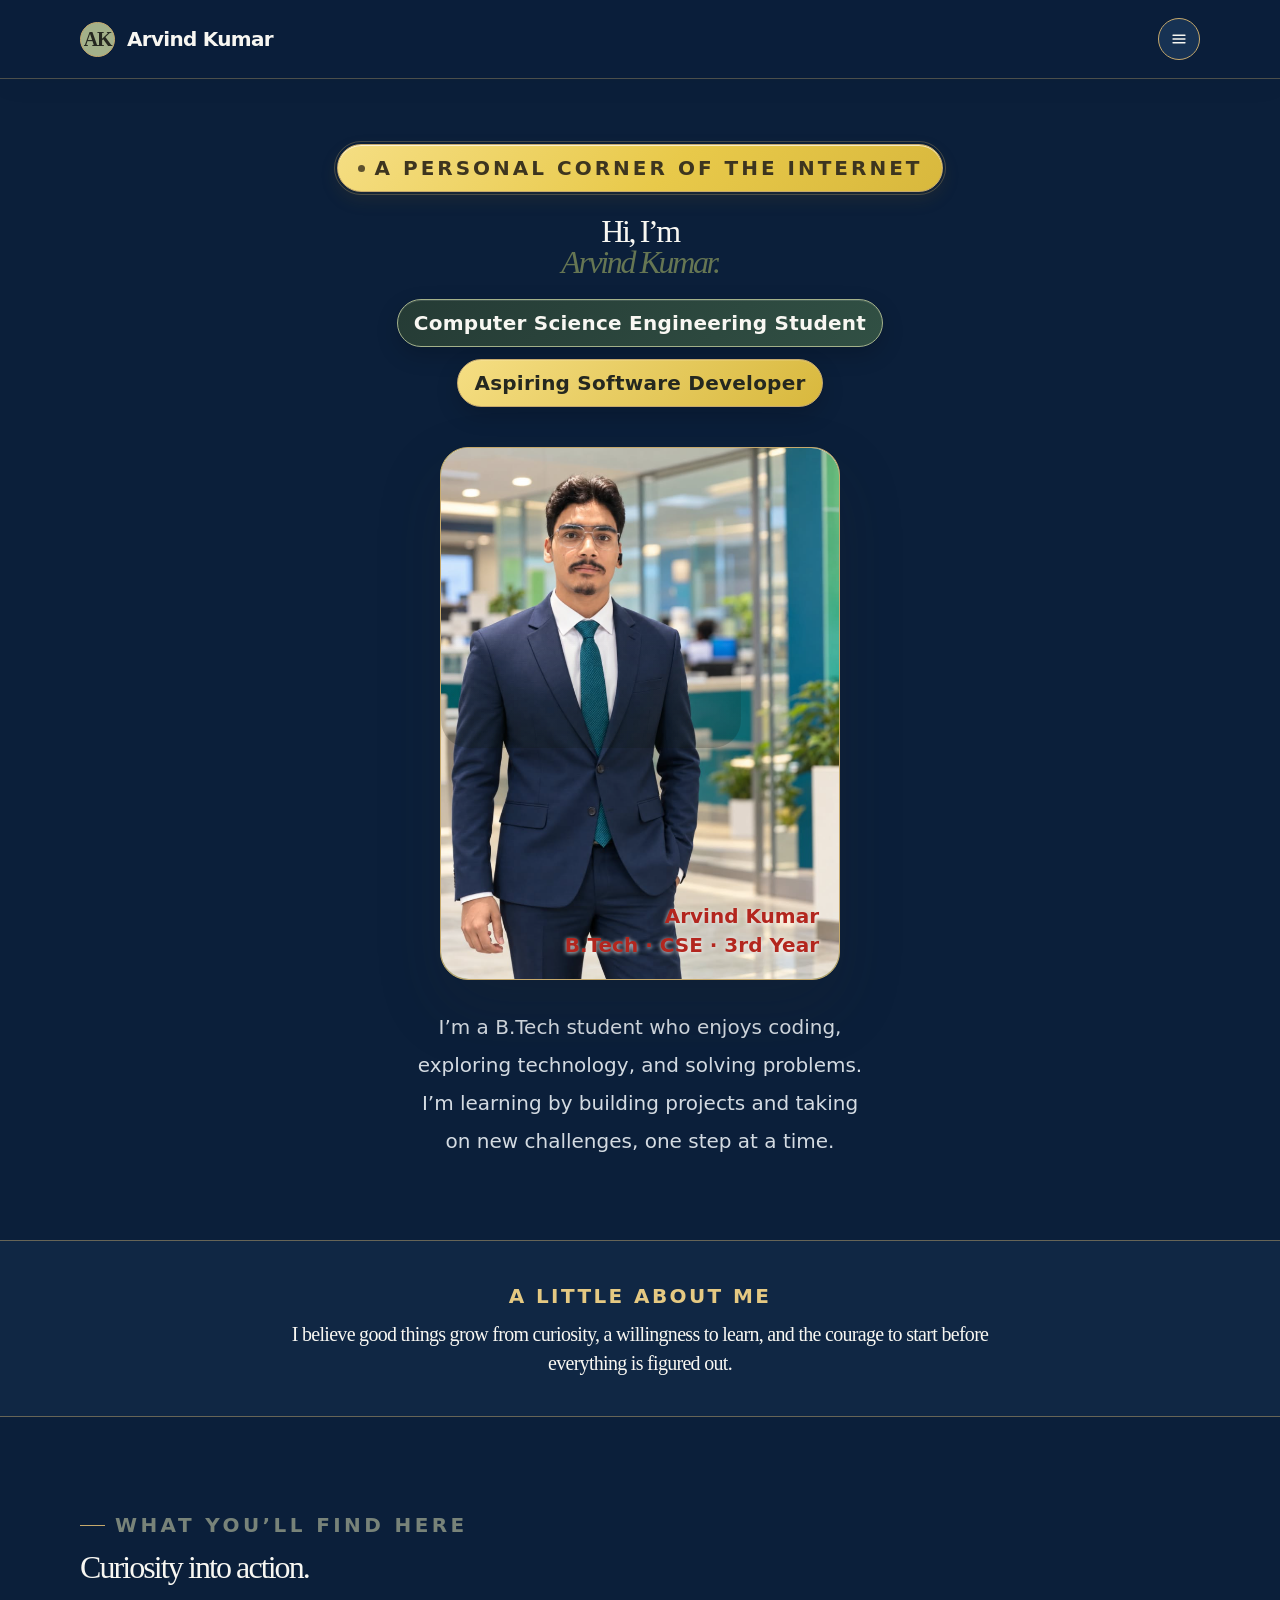
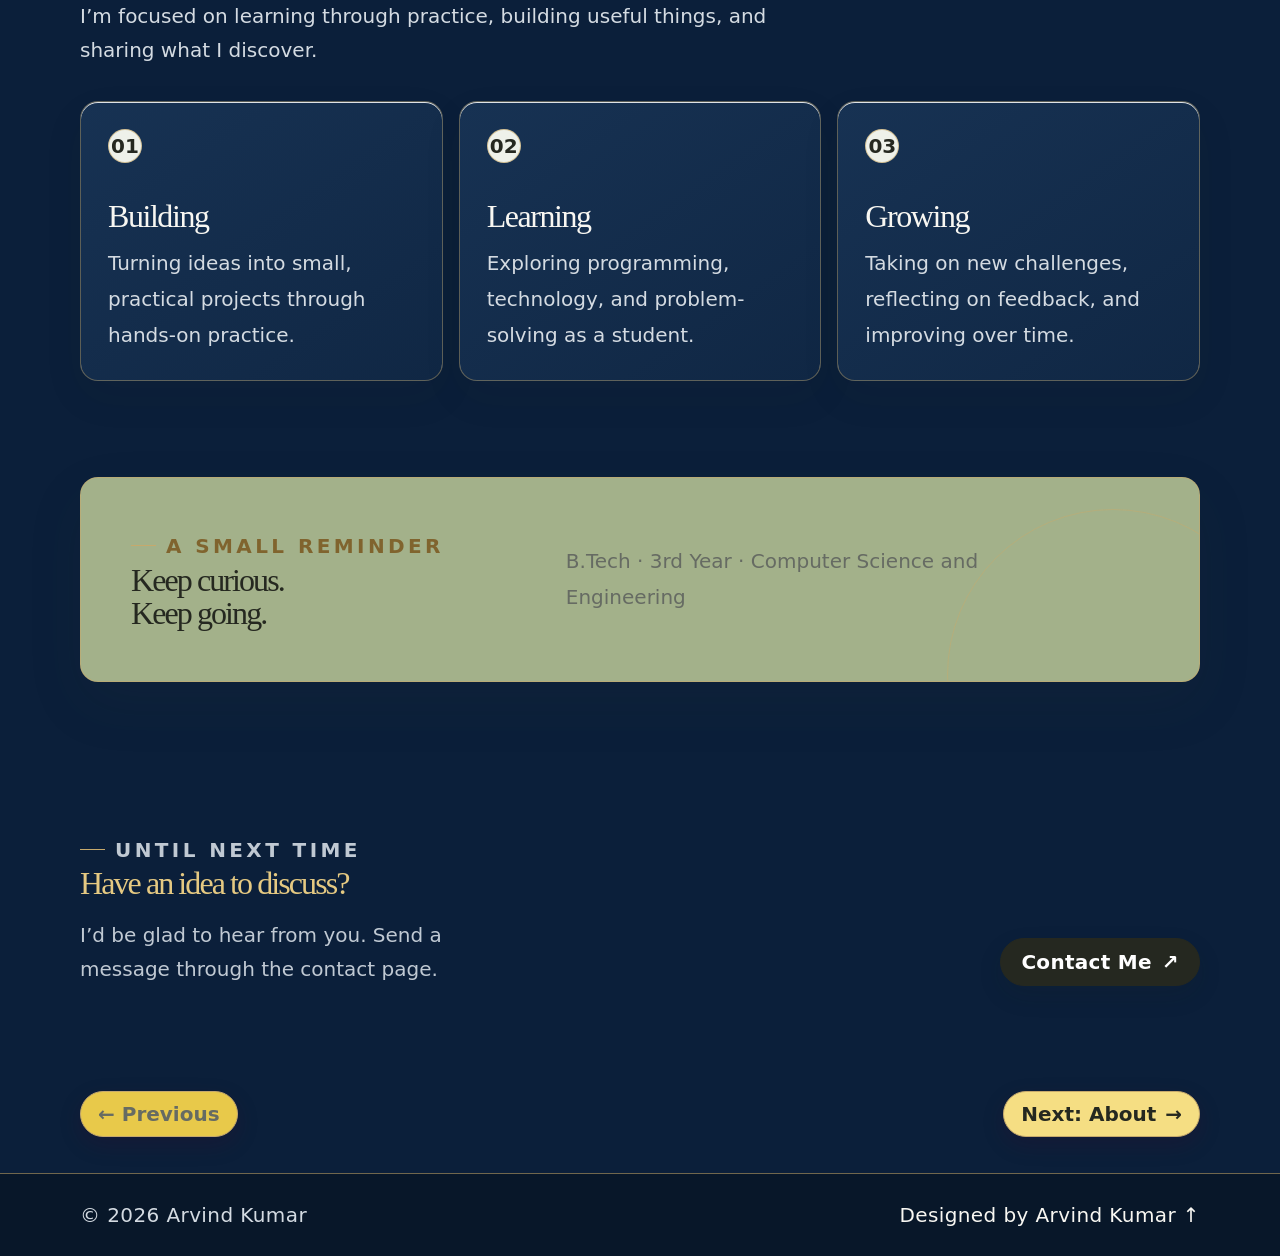
<file: index.html>
<!doctype html>
<html lang="en">
  <head>
    <meta charset="utf-8" />
    <meta name="viewport" content="width=device-width, initial-scale=1" />
    <meta
      name="description"
      content="Arvind Kumar.21’s personal website — projects, ideas, and what’s next."
    />
    <meta name="author" content="Arvind Kumar.21" />
    <meta name="theme-color" content="#f5f4ef" />
    <title>Arvind Kumar.21 — Personal Website</title>
    <style>
      :root {
        color-scheme: light;
        --paper: #f5f4ef;
        --ink: #19221d;
        --muted: #68716a;
        --line: #dedfd7;
        --green: #c9f36a;
        --green-dark: #23330d;
        --white: #fffefa;
        --serif: Georgia, "Times New Roman", serif;
        --sans: Inter, ui-sans-serif, system-ui, -apple-system, BlinkMacSystemFont, "Segoe UI", sans-serif;
      }

      * {
        box-sizing: border-box;
      }

      html {
        scroll-behavior: smooth;
        scroll-padding-top: 6rem;
      }

      body {
        margin: 0;
        background: var(--paper);
        color: var(--ink);
        font-family: var(--sans);
        -webkit-font-smoothing: antialiased;
      }

      a {
        color: inherit;
      }

      .shell {
        width: min(1120px, calc(100% - 64px));
        margin: 0 auto;
      }

      .topbar {
        position: sticky;
        z-index: 5;
        top: 0;
        border-bottom: 1px solid rgb(25 34 29 / 8%);
        background: rgb(245 244 239 / 92%);
        backdrop-filter: blur(16px);
      }

      .nav {
        display: flex;
        min-height: 76px;
        align-items: center;
        justify-content: space-between;
      }

      .brand {
        display: inline-flex;
        align-items: center;
        gap: 10px;
        font-size: 15px;
        font-weight: 720;
        letter-spacing: -0.04em;
        text-decoration: none;
      }

      .brand-mark {
        display: grid;
        width: 31px;
        height: 31px;
        place-items: center;
        border-radius: 50%;
        background: var(--green);
        font-size: 12px;
        letter-spacing: -0.06em;
      }

      .nav-links {
        display: flex;
        align-items: center;
        gap: 34px;
      }

      .nav-links a {
        color: var(--muted);
        font-size: 13px;
        font-weight: 550;
        text-decoration: none;
        transition: color 160ms ease;
      }

      .nav-links a:hover,
      .nav-links a:focus-visible {
        color: var(--ink);
      }

      .nav-links .nav-cta {
        padding: 11px 16px;
        border: 1px solid var(--line);
        border-radius: 999px;
        color: var(--ink);
      }

      .menu-toggle {
        display: none;
        width: 42px;
        height: 42px;
        align-items: center;
        justify-content: center;
        border: 1px solid var(--line);
        border-radius: 50%;
        background: transparent;
        color: var(--ink);
        cursor: pointer;
      }

      .hero {
        display: grid;
        min-height: 630px;
        grid-template-columns: minmax(0, 1fr) 370px;
        align-items: center;
        gap: 56px;
        padding-top: 40px;
        padding-bottom: 76px;
      }

      .eyebrow {
        display: flex;
        align-items: center;
        gap: 10px;
        margin: 0 0 24px;
        color: var(--muted);
        font-size: 11px;
        font-weight: 700;
        letter-spacing: 0.13em;
        text-transform: uppercase;
      }

      .eyebrow::before {
        width: 25px;
        height: 1px;
        background: var(--muted);
        content: "";
      }

      h1 {
        max-width: 700px;
        margin: 0;
        font-family: var(--serif);
        font-size: clamp(56px, 8vw, 100px);
        font-weight: 400;
        letter-spacing: -0.075em;
        line-height: 0.98;
      }

      h1 span {
        display: block;
        color: #78816d;
        font-style: italic;
        font-weight: 400;
      }

      .hero-education {
        margin: 18px 0 0;
        color: var(--ink);
        font-size: 15px;
        font-weight: 650;
        line-height: 1.6;
      }

      .hero-education span {
        margin: 0 7px;
        color: #78816d;
      }

      .hero-copy {
        max-width: 465px;
        margin: 28px 0 0;
        color: var(--muted);
        font-size: 16px;
        line-height: 1.8;
      }

      .hero-actions {
        display: flex;
        flex-wrap: wrap;
        align-items: center;
        gap: 20px;
        margin-top: 34px;
      }

      .button {
        display: inline-flex;
        min-height: 49px;
        align-items: center;
        justify-content: center;
        gap: 10px;
        padding: 0 20px;
        border-radius: 999px;
        background: var(--ink);
        color: var(--white);
        font-size: 13px;
        font-weight: 650;
        text-decoration: none;
        transition: transform 160ms ease, background 160ms ease;
      }

      .button:hover {
        transform: translateY(-2px);
        background: #354239;
      }

      .text-link {
        color: var(--muted);
        font-size: 13px;
        font-weight: 600;
        text-decoration-thickness: 1px;
        text-underline-offset: 5px;
      }

      .portrait-card {
        position: relative;
        display: grid;
        min-height: 405px;
        overflow: hidden;
        place-items: center;
        border-radius: 190px 190px 18px 18px;
        background:
          radial-gradient(ellipse at 50% 34%, rgb(255 255 255 / 62%) 0 11%, transparent 11.5%),
          radial-gradient(ellipse at 50% 56%, #97a875 0 22%, transparent 22.5%),
          linear-gradient(155deg, #d9e2c9 0%, #cbd6b8 48%, #b4c39d 100%);
      }

      .portrait-card::before,
      .portrait-card::after {
        position: absolute;
        width: 270px;
        height: 270px;
        border: 1px solid rgb(255 255 255 / 40%);
        border-radius: 50%;
        content: "";
      }

      .portrait-card::before {
        top: 24px;
        left: -118px;
      }

      .portrait-card::after {
        right: -124px;
        bottom: 17px;
        width: 300px;
        height: 300px;
      }

      .portrait-initials {
        position: relative;
        z-index: 1;
        display: grid;
        width: 174px;
        height: 174px;
        place-items: center;
        border: 1px solid rgb(255 255 255 / 72%);
        border-radius: 50%;
        background: rgb(245 244 239 / 28%);
        color: #364332;
        font-family: var(--serif);
        font-size: 62px;
        letter-spacing: -0.1em;
        backdrop-filter: blur(5px);
      }

      .portrait-note {
        position: absolute;
        z-index: 2;
        right: 20px;
        bottom: 20px;
        left: 20px;
        display: flex;
        align-items: center;
        justify-content: space-between;
        padding: 15px 17px;
        border: 1px solid rgb(255 255 255 / 70%);
        border-radius: 12px;
        background: rgb(255 254 250 / 75%);
        color: var(--ink);
        font-size: 12px;
        backdrop-filter: blur(14px);
      }

      .portrait-note span:last-child {
        color: var(--muted);
        font-size: 11px;
      }

      .intro-band {
        border-top: 1px solid var(--line);
        border-bottom: 1px solid var(--line);
      }

      .intro-band-inner {
        display: grid;
        grid-template-columns: 1fr 2fr;
        gap: 40px;
        padding: 33px 0;
      }

      .intro-label {
        margin: 5px 0 0;
        color: var(--muted);
        font-size: 11px;
        font-weight: 700;
        letter-spacing: 0.12em;
        text-transform: uppercase;
      }

      .intro-text {
        max-width: 700px;
        margin: 0;
        font-family: var(--serif);
        font-size: clamp(22px, 3vw, 31px);
        letter-spacing: -0.035em;
        line-height: 1.45;
      }

      .section {
        padding-top: 108px;
        padding-bottom: 108px;
      }

      .section-heading {
        display: flex;
        align-items: end;
        justify-content: space-between;
        gap: 30px;
        margin-bottom: 36px;
      }

      .section-heading .eyebrow {
        margin-bottom: 14px;
      }

      h2 {
        margin: 0;
        font-family: var(--serif);
        font-size: clamp(39px, 5vw, 58px);
        font-weight: 400;
        letter-spacing: -0.065em;
        line-height: 1.05;
      }

      .section-aside {
        max-width: 270px;
        margin: 0 0 3px;
        color: var(--muted);
        font-size: 13px;
        line-height: 1.7;
      }

      .cards {
        display: grid;
        grid-template-columns: repeat(3, 1fr);
        gap: 14px;
      }

      .card {
        min-height: 230px;
        padding: 25px;
        border: 1px solid var(--line);
        border-radius: 15px;
        background: rgb(255 254 250 / 55%);
        transition: transform 180ms ease, border-color 180ms ease, background 180ms ease;
      }

      .card:hover {
        transform: translateY(-4px);
        border-color: #b7c492;
        background: var(--white);
      }

      .card-number {
        display: grid;
        width: 34px;
        height: 34px;
        place-items: center;
        border-radius: 50%;
        background: var(--green);
        color: var(--green-dark);
        font-size: 11px;
        font-weight: 750;
      }

      .card h3 {
        margin: 35px 0 10px;
        font-family: var(--serif);
        font-size: 25px;
        font-weight: 400;
        letter-spacing: -0.04em;
      }

      .card p {
        margin: 0;
        color: var(--muted);
        font-size: 13px;
        line-height: 1.7;
      }

      .note-section {
        padding: 0 0 108px;
      }

      .note-panel {
        display: grid;
        grid-template-columns: 0.8fr 1.2fr;
        align-items: center;
        gap: 46px;
        padding: 50px;
        border-radius: 18px;
        background: var(--green);
      }

      .note-panel .eyebrow {
        color: #526139;
      }

      .note-panel h2 {
        max-width: 370px;
      }

      .note-panel p {
        max-width: 470px;
        margin: 0;
        color: #48543a;
        font-size: 15px;
        line-height: 1.8;
      }

      .contact {
        display: grid;
        grid-template-columns: 1fr auto;
        align-items: end;
        gap: 30px;
        padding-bottom: 100px;
      }

      .contact h2 {
        max-width: 600px;
      }

      .contact p {
        max-width: 440px;
        margin: 18px 0 0;
        color: var(--muted);
        font-size: 14px;
        line-height: 1.7;
      }

      .footer {
        border-top: 1px solid var(--line);
      }

      .footer-inner {
        display: flex;
        min-height: 78px;
        align-items: center;
        justify-content: space-between;
        gap: 20px;
        color: var(--muted);
        font-size: 11px;
      }

      .footer-inner p {
        margin: 0;
      }

      .back-to-top {
        color: var(--ink);
        text-decoration: none;
      }

      :focus-visible {
        outline: 3px solid #799542;
        outline-offset: 4px;
      }

      @media (max-width: 760px) {
        .shell {
          width: min(100% - 40px, 560px);
        }

        .nav {
          min-height: 68px;
        }

        .menu-toggle {
          display: inline-flex;
        }

        .nav-links {
          position: absolute;
          top: calc(100% + 1px);
          right: 0;
          left: 0;
          display: none;
          align-items: stretch;
          gap: 0;
          padding: 8px 20px 16px;
          border-bottom: 1px solid var(--line);
          background: var(--paper);
        }

        .nav-links.is-open {
          display: flex;
          flex-direction: column;
        }

        .nav-links a {
          padding: 14px 0;
        }

        .nav-links .nav-cta {
          align-self: flex-start;
          margin-top: 7px;
          padding: 11px 16px;
        }

        .hero {
          min-height: 0;
          grid-template-columns: 1fr;
          gap: 45px;
          padding-top: 78px;
          padding-bottom: 62px;
        }

        .hero-copy {
          font-size: 15px;
        }

        .portrait-card {
          width: min(100%, 370px);
          min-height: 350px;
          justify-self: center;
        }

        .intro-band-inner {
          grid-template-columns: 1fr;
          gap: 15px;
        }

        .section {
          padding-top: 78px;
          padding-bottom: 78px;
        }

        .section-heading {
          align-items: start;
          flex-direction: column;
          gap: 15px;
        }

        .cards {
          grid-template-columns: 1fr;
        }

        .card {
          min-height: 195px;
        }

        .card h3 {
          margin-top: 25px;
        }

        .note-section {
          padding-bottom: 78px;
        }

        .note-panel {
          grid-template-columns: 1fr;
          gap: 22px;
          padding: 32px 27px;
        }

        .contact {
          grid-template-columns: 1fr;
          align-items: start;
          padding-bottom: 75px;
        }
      }

      @media (prefers-reduced-motion: reduce) {
        *,
        *::before,
        *::after {
          scroll-behavior: auto !important;
          transition-duration: 0.01ms !important;
        }
      }
    </style>
    <link rel="stylesheet" href="style.css" />
  </head>
  <body id="top">
    <header class="topbar">
      <nav class="nav shell" aria-label="Main navigation">
        <a class="brand" href="#top" aria-label="Arvind Kumar, home">
          <span class="brand-mark" aria-hidden="true">AK</span>
          <span>Arvind Kumar</span>
        </a>
        <button
          class="menu-toggle"
          type="button"
          aria-expanded="false"
          aria-controls="nav-links"
          aria-label="Open navigation menu"
        >
          <svg width="18" height="18" viewBox="0 0 24 24" fill="none" aria-hidden="true">
            <path d="M4 7h16M4 12h16M4 17h16" stroke="currentColor" stroke-width="1.7" stroke-linecap="round" />
          </svg>
        </button>
        <div class="nav-links" id="nav-links">
          <a class="active" aria-current="page" href="index.html">Home</a>
          <a href="about.html">About</a>
          <a href="projects.html">Projects</a>
          <a class="nav-cta" href="contact.html">Contact <span aria-hidden="true">↗</span></a>
        </div>
      </nav>
    </header>

    <main>
      <section class="hero shell" aria-labelledby="hero-title">
        <div>
          <p class="eyebrow hero-eyebrow">A personal corner of the internet</p>
          <h1 id="hero-title">Hi, I’m <span>Arvind Kumar.</span></h1>
          <div class="hero-education" aria-label="Computer Science Engineering Student, Aspiring Software Developer">
            <span class="education-badge">Computer Science Engineering Student</span>
            <span class="education-badge education-badge-accent">Aspiring Software Developer</span>
          </div>
          <div class="portrait-card" aria-label="Profile photo of Arvind Kumar">
            <img class="portrait-photo" src="profile.png" alt="Arvind Kumar" />
            <div class="portrait-note">
              <span>Arvind Kumar</span>
              <span>B.Tech · CSE · 3rd Year</span>
            </div>
          </div>
          <p class="hero-copy">
            I’m a B.Tech student who enjoys coding, exploring technology, and solving problems.
            I’m learning by building projects and taking on new challenges, one step at a time.
          </p>
        </div>
      </section>

      <section class="intro-band" id="about" aria-labelledby="about-title">
        <div class="intro-band-inner shell">
          <p class="intro-label" id="about-title">A little about me</p>
          <p class="intro-text">
            I believe good things grow from curiosity, a willingness to learn,
            and the courage to start before everything is figured out.
          </p>
        </div>
      </section>

      <section class="section shell" id="interests" aria-labelledby="interests-title">
        <div class="section-heading">
          <div>
            <p class="eyebrow">What you’ll find here</p>
            <h2 id="interests-title">Curiosity into action.</h2>
            <p class="section-aside">
              I’m focused on learning through practice, building useful things, and sharing what I discover.
            </p>
          </div>
        </div>
        <div class="cards">
          <article class="card">
            <span class="card-number">01</span>
            <h3>Building</h3>
            <p>Turning ideas into small, practical projects through hands-on practice.</p>
          </article>
          <article class="card">
            <span class="card-number">02</span>
            <h3>Learning</h3>
            <p>Exploring programming, technology, and problem-solving as a student.</p>
          </article>
          <article class="card">
            <span class="card-number">03</span>
            <h3>Growing</h3>
            <p>Taking on new challenges, reflecting on feedback, and improving over time.</p>
          </article>
        </div>
      </section>

      <section class="note-section shell" id="notes" aria-labelledby="notes-title">
        <div class="note-panel">
          <div>
            <p class="eyebrow">A small reminder</p>
            <h2 id="notes-title">Keep curious.<br />Keep going.</h2>
          </div>
          <p>
            B.Tech · 3rd Year · Computer Science and Engineering
          </p>
        </div>
      </section>

      <section class="contact shell" id="contact" aria-labelledby="contact-title">
        <div>
          <p class="eyebrow">Until next time</p>
          <h2 id="contact-title">Have an idea to discuss?</h2>
          <p>
            I’d be glad to hear from you. Send a message through the contact page.
          </p>
        </div>
        <a class="button" href="contact.html">Contact Me <span aria-hidden="true">↗</span></a>
      </section>
      <nav class="page-navigation shell" aria-label="Page navigation">
        <span class="page-nav-link is-disabled" aria-disabled="true">← Previous</span>
        <a class="page-nav-link" href="about.html">Next: About <span aria-hidden="true">→</span></a>
      </nav>
    </main>

    <footer class="footer">
      <div class="footer-inner shell">
        <p>© <span id="year">2026</span> Arvind Kumar</p>
        <a class="back-to-top" href="#top">Designed by Arvind Kumar ↑</a>
      </div>
    </footer>

    <script>
      const menuToggle = document.querySelector(".menu-toggle");
      const navLinks = document.querySelector(".nav-links");

      menuToggle.addEventListener("click", () => {
        const isOpen = menuToggle.getAttribute("aria-expanded") === "true";
        menuToggle.setAttribute("aria-expanded", String(!isOpen));
        menuToggle.setAttribute("aria-label", isOpen ? "Open navigation menu" : "Close navigation menu");
        navLinks.classList.toggle("is-open", !isOpen);
      });

      navLinks.addEventListener("click", (event) => {
        if (event.target.closest("a")) {
          menuToggle.setAttribute("aria-expanded", "false");
          menuToggle.setAttribute("aria-label", "Open navigation menu");
          navLinks.classList.remove("is-open");
        }
      });

      document.querySelector("#year").textContent = String(new Date().getFullYear());

      const revealItems = document.querySelectorAll(
        ".hero > div, .intro-band-inner, .section-heading, .cards > *, .note-panel, .contact > *"
      );
      if ("IntersectionObserver" in window && !window.matchMedia("(prefers-reduced-motion: reduce)").matches) {
        const revealObserver = new IntersectionObserver((entries, observer) => {
          entries.forEach((entry) => {
            if (entry.isIntersecting) {
              entry.target.classList.add("is-visible");
              observer.unobserve(entry.target);
            }
          });
        }, { threshold: 0.12 });
        revealItems.forEach((item) => {
          item.classList.add("reveal-on-scroll");
          revealObserver.observe(item);
        });
      }
    </script>
  </body>
</html>
</file>
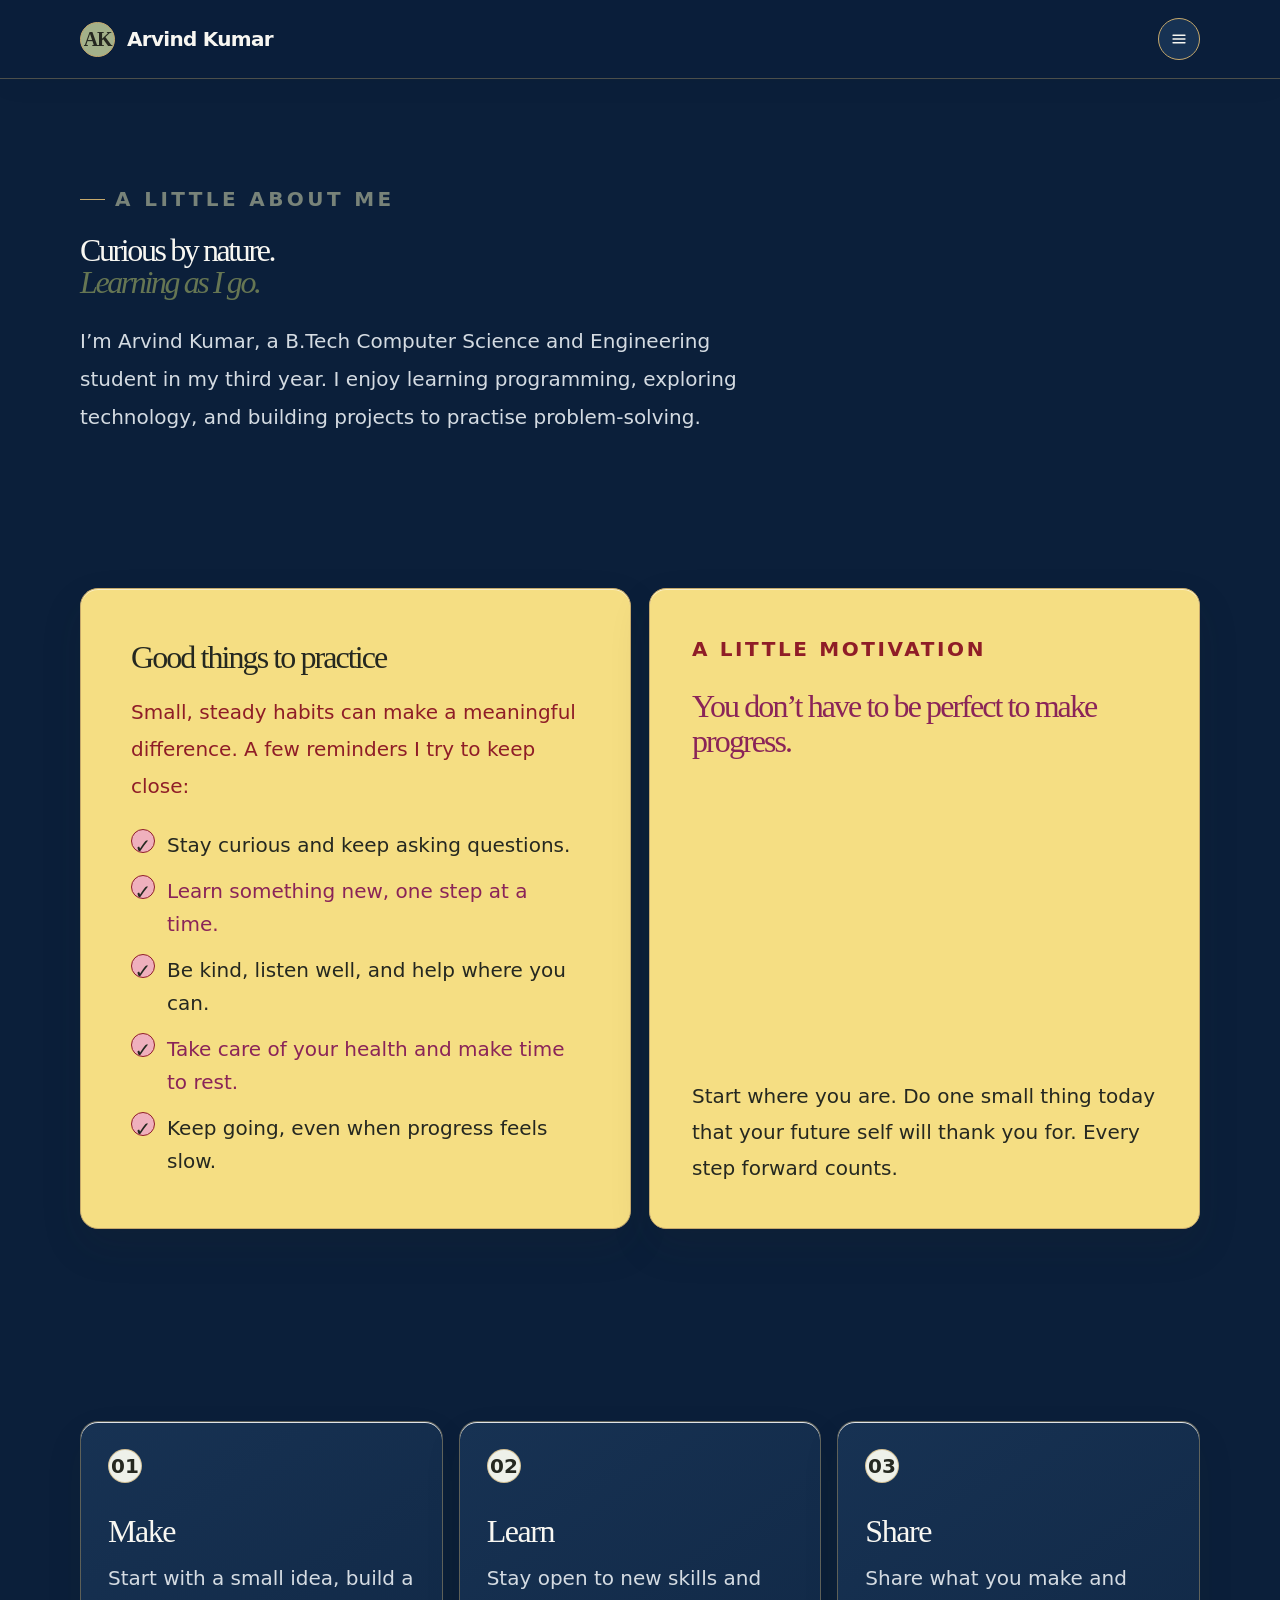
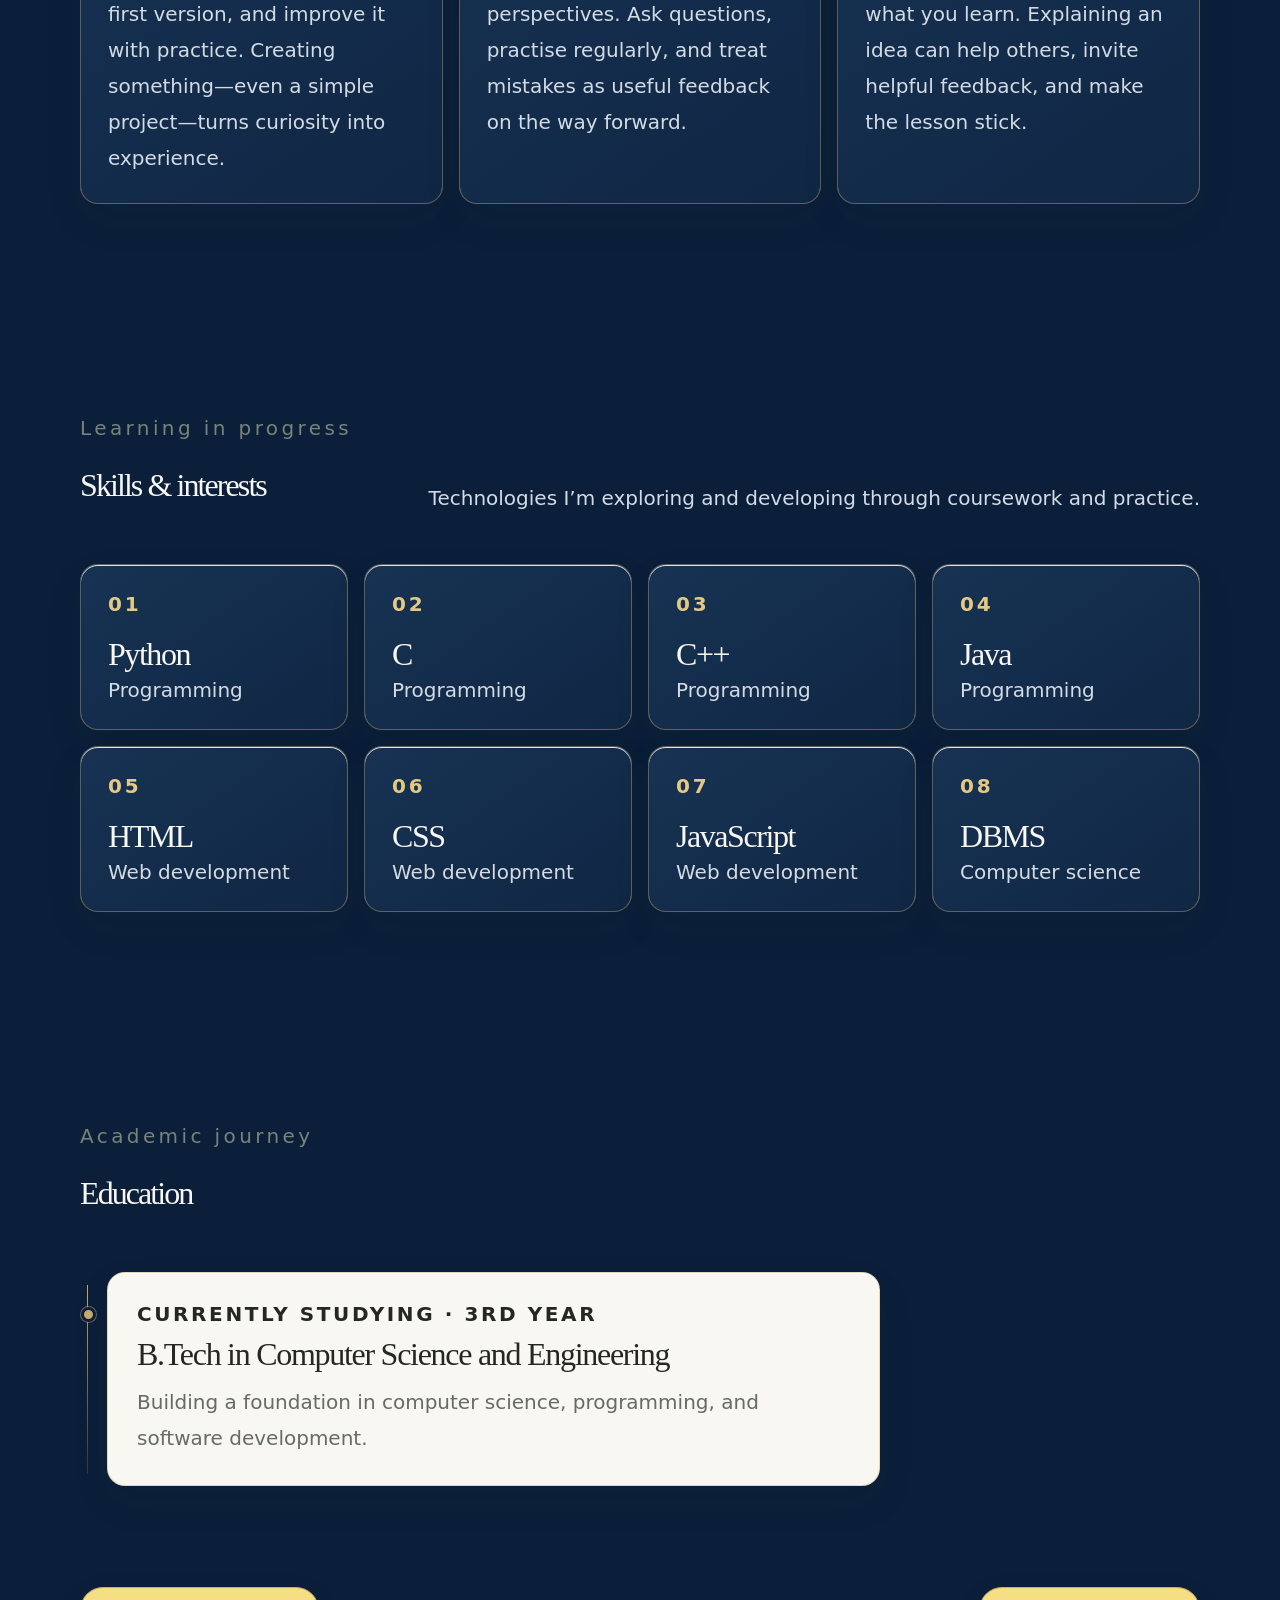
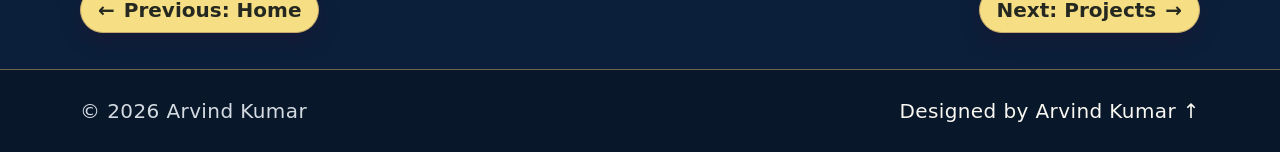
<file: about.html>
<!doctype html>
<html lang="en">
  <head>
    <meta charset="utf-8" />
    <meta name="viewport" content="width=device-width, initial-scale=1" />
    <meta name="description" content="Learn more about Arvind Kumar.21, his interests, and what inspires his work." />
    <meta name="author" content="Arvind Kumar.21" />
    <meta name="theme-color" content="#f5f4ef" />
    <title>About — Arvind Kumar.21</title>
    <style>
      * { box-sizing: border-box; }
      html { scroll-behavior: smooth; }
      body { margin: 0; background: var(--paper); color: var(--ink); font-family: var(--sans); -webkit-font-smoothing: antialiased; }
      a { color: inherit; }
      .shell { width: min(1120px, calc(100% - 64px)); margin: 0 auto; }
      .topbar { position: sticky; z-index: 5; top: 0; border-bottom: 1px solid rgb(25 34 29 / 8%); background: rgb(245 244 239 / 92%); backdrop-filter: blur(16px); }
      .nav { display: flex; min-height: 76px; align-items: center; justify-content: space-between; }
      .brand { display: inline-flex; align-items: center; gap: 10px; font-size: 15px; font-weight: 720; letter-spacing: -0.04em; text-decoration: none; }
      .brand-mark { display: grid; width: 31px; height: 31px; place-items: center; border-radius: 50%; background: var(--green); font-size: 12px; letter-spacing: -0.06em; }
      .nav-links { display: flex; align-items: center; gap: 34px; }
      .nav-links a { color: var(--muted); font-size: 13px; font-weight: 550; text-decoration: none; }
      .nav-links .nav-cta { padding: 11px 16px; border: 1px solid var(--line); border-radius: 999px; color: var(--ink); }
      .menu-toggle { display: none; width: 42px; height: 42px; align-items: center; justify-content: center; border: 1px solid var(--line); border-radius: 50%; background: transparent; color: var(--ink); cursor: pointer; }
      .about-layout { display: grid; grid-template-columns: 1fr 1fr; gap: 18px; }
      .habit-list { display: grid; gap: 13px; margin: 24px 0 0; padding: 0; list-style: none; }
      .habit-list li { display: flex; align-items: flex-start; gap: 12px; color: var(--muted); font-size: 14px; line-height: 1.65; }
      .habit-check { display: grid; width: 24px; height: 24px; flex: 0 0 24px; place-items: center; border-radius: 50%; background: var(--green); color: var(--green-dark); font-size: 13px; font-weight: 750; }
      .motivation-panel { display: flex; min-height: 100%; flex-direction: column; justify-content: space-between; padding: clamp(26px, 5vw, 42px); border-radius: 17px; background: var(--green); }
      .motivation-panel .eyebrow { margin: 0 0 22px; color: #526139; font-size: 11px; font-weight: 700; letter-spacing: .13em; text-transform: uppercase; }
      .motivation-panel h2 { max-width: 420px; margin: 0; font-family: var(--serif); font-size: clamp(34px, 4vw, 48px); font-weight: 400; letter-spacing: -.06em; line-height: 1.08; }
      .motivation-panel p { margin: 25px 0 0; color: #48543a; font-size: 14px; line-height: 1.8; }
      @media (max-width: 760px) {
        .shell { width: min(100% - 40px, 560px); }
        .nav { min-height: 68px; }
        .menu-toggle { display: inline-flex; }
        .nav-links { position: absolute; top: calc(100% + 1px); right: 0; left: 0; display: none; align-items: stretch; gap: 0; padding: 8px 20px 16px; border-bottom: 1px solid var(--line); background: var(--paper); }
        .nav-links.is-open { display: flex; flex-direction: column; }
        .nav-links a { padding: 14px 0; }
        .nav-links .nav-cta { align-self: flex-start; margin-top: 7px; padding: 11px 16px; }
        .about-layout { grid-template-columns: 1fr; }
      }
    </style>
    <link rel="stylesheet" href="style.css" />
  </head>
  <body>
    <header class="topbar">
      <nav class="nav shell" aria-label="Main navigation">
        <a class="brand" href="index.html"><span class="brand-mark" aria-hidden="true">AK</span><span>Arvind Kumar</span></a>
        <button class="menu-toggle" type="button" aria-expanded="false" aria-controls="nav-links" aria-label="Open navigation menu">
          <svg width="18" height="18" viewBox="0 0 24 24" fill="none" aria-hidden="true"><path d="M4 7h16M4 12h16M4 17h16" stroke="currentColor" stroke-width="1.7" stroke-linecap="round" /></svg>
        </button>
        <div class="nav-links" id="nav-links">
          <a href="index.html">Home</a><a class="active" aria-current="page" href="about.html">About</a><a href="projects.html">Projects</a><a class="nav-cta" href="contact.html">Contact <span aria-hidden="true">↗</span></a>
        </div>
      </nav>
    </header>
    <main class="page-main">
      <section class="page-hero shell">
        <p class="eyebrow">A little about me</p>
        <h1>Curious by nature.<br /><span>Learning as I go.</span></h1>
        <p class="page-lead">I’m Arvind Kumar, a B.Tech Computer Science and Engineering student in my third year. I enjoy learning programming, exploring technology, and building projects to practise problem-solving.</p>
      </section>
      <section class="page-section shell" aria-label="Good habits and motivation">
        <div class="about-layout">
        <div class="content-panel">
          <h2>Good things to practice</h2>
          <p>Small, steady habits can make a meaningful difference. A few reminders I try to keep close:</p>
          <ul class="habit-list">
            <li><span class="habit-check" aria-hidden="true">✓</span><span>Stay curious and keep asking questions.</span></li>
            <li><span class="habit-check" aria-hidden="true">✓</span><span>Learn something new, one step at a time.</span></li>
            <li><span class="habit-check" aria-hidden="true">✓</span><span>Be kind, listen well, and help where you can.</span></li>
            <li><span class="habit-check" aria-hidden="true">✓</span><span>Take care of your health and make time to rest.</span></li>
            <li><span class="habit-check" aria-hidden="true">✓</span><span>Keep going, even when progress feels slow.</span></li>
          </ul>
        </div>
        <div class="motivation-panel">
          <div>
            <p class="eyebrow">A little motivation</p>
            <h2>You don’t have to be perfect to make progress.</h2>
          </div>
          <p>Start where you are. Do one small thing today that your future self will thank you for. Every step forward counts.</p>
        </div>
        </div>
      </section>
      <section class="page-section shell">
        <div class="page-cards">
          <article class="page-card"><span class="card-number">01</span><h2>Make</h2><p>Start with a small idea, build a first version, and improve it with practice. Creating something—even a simple project—turns curiosity into experience.</p></article>
          <article class="page-card"><span class="card-number">02</span><h2>Learn</h2><p>Stay open to new skills and perspectives. Ask questions, practise regularly, and treat mistakes as useful feedback on the way forward.</p></article>
          <article class="page-card"><span class="card-number">03</span><h2>Share</h2><p>Share what you make and what you learn. Explaining an idea can help others, invite helpful feedback, and make the lesson stick.</p></article>
        </div>
      </section>
      <section class="page-section shell" aria-labelledby="skills-title">
        <div class="section-heading">
          <div><p class="eyebrow">Learning in progress</p><h2 id="skills-title">Skills &amp; interests</h2></div>
          <p class="section-aside">Technologies I’m exploring and developing through coursework and practice.</p>
        </div>
        <div class="skill-grid">
          <article class="skill-card"><span>01</span><h3>Python</h3><p>Programming</p></article>
          <article class="skill-card"><span>02</span><h3>C</h3><p>Programming</p></article>
          <article class="skill-card"><span>03</span><h3>C++</h3><p>Programming</p></article>
          <article class="skill-card"><span>04</span><h3>Java</h3><p>Programming</p></article>
          <article class="skill-card"><span>05</span><h3>HTML</h3><p>Web development</p></article>
          <article class="skill-card"><span>06</span><h3>CSS</h3><p>Web development</p></article>
          <article class="skill-card"><span>07</span><h3>JavaScript</h3><p>Web development</p></article>
          <article class="skill-card"><span>08</span><h3>DBMS</h3><p>Computer science</p></article>
        </div>
      </section>
      <section class="page-section shell" aria-labelledby="education-title">
        <div class="section-heading">
          <div><p class="eyebrow">Academic journey</p><h2 id="education-title">Education</h2></div>
        </div>
        <div class="education-timeline">
          <article class="education-item">
            <span class="timeline-dot" aria-hidden="true"></span>
            <p class="education-kicker">Currently studying · 3rd Year</p>
            <h3>B.Tech in Computer Science and Engineering</h3>
            <p>Building a foundation in computer science, programming, and software development.</p>
          </article>
        </div>
      </section>
      <nav class="page-navigation shell" aria-label="Page navigation">
        <a class="page-nav-link" href="index.html"><span aria-hidden="true">←</span> Previous: Home</a>
        <a class="page-nav-link" href="projects.html">Next: Projects <span aria-hidden="true">→</span></a>
      </nav>
    </main>
    <footer class="site-footer"><div class="site-footer-inner shell"><p>© <span class="year"></span> Arvind Kumar</p><a href="index.html">Designed by Arvind Kumar ↑</a></div></footer>
    <script>
      const menuToggle = document.querySelector(".menu-toggle");
      const navLinks = document.querySelector(".nav-links");
      menuToggle.addEventListener("click", () => {
        const isOpen = menuToggle.getAttribute("aria-expanded") === "true";
        menuToggle.setAttribute("aria-expanded", String(!isOpen));
        menuToggle.setAttribute("aria-label", isOpen ? "Open navigation menu" : "Close navigation menu");
        navLinks.classList.toggle("is-open", !isOpen);
      });
      navLinks.addEventListener("click", (event) => {
        if (event.target.closest("a")) {
          menuToggle.setAttribute("aria-expanded", "false");
          menuToggle.setAttribute("aria-label", "Open navigation menu");
          navLinks.classList.remove("is-open");
        }
      });
      document.querySelector(".year").textContent = String(new Date().getFullYear());
      const revealItems = document.querySelectorAll(".page-hero, .about-layout > *, .page-cards > *, .section-heading, .skill-card, .education-item");
      if ("IntersectionObserver" in window && !window.matchMedia("(prefers-reduced-motion: reduce)").matches) {
        const revealObserver = new IntersectionObserver((entries, observer) => {
          entries.forEach((entry) => {
            if (entry.isIntersecting) {
              entry.target.classList.add("is-visible");
              observer.unobserve(entry.target);
            }
          });
        }, { threshold: 0.12 });
        revealItems.forEach((item) => {
          item.classList.add("reveal-on-scroll");
          revealObserver.observe(item);
        });
      }
    </script>
  </body>
</html>
</file>
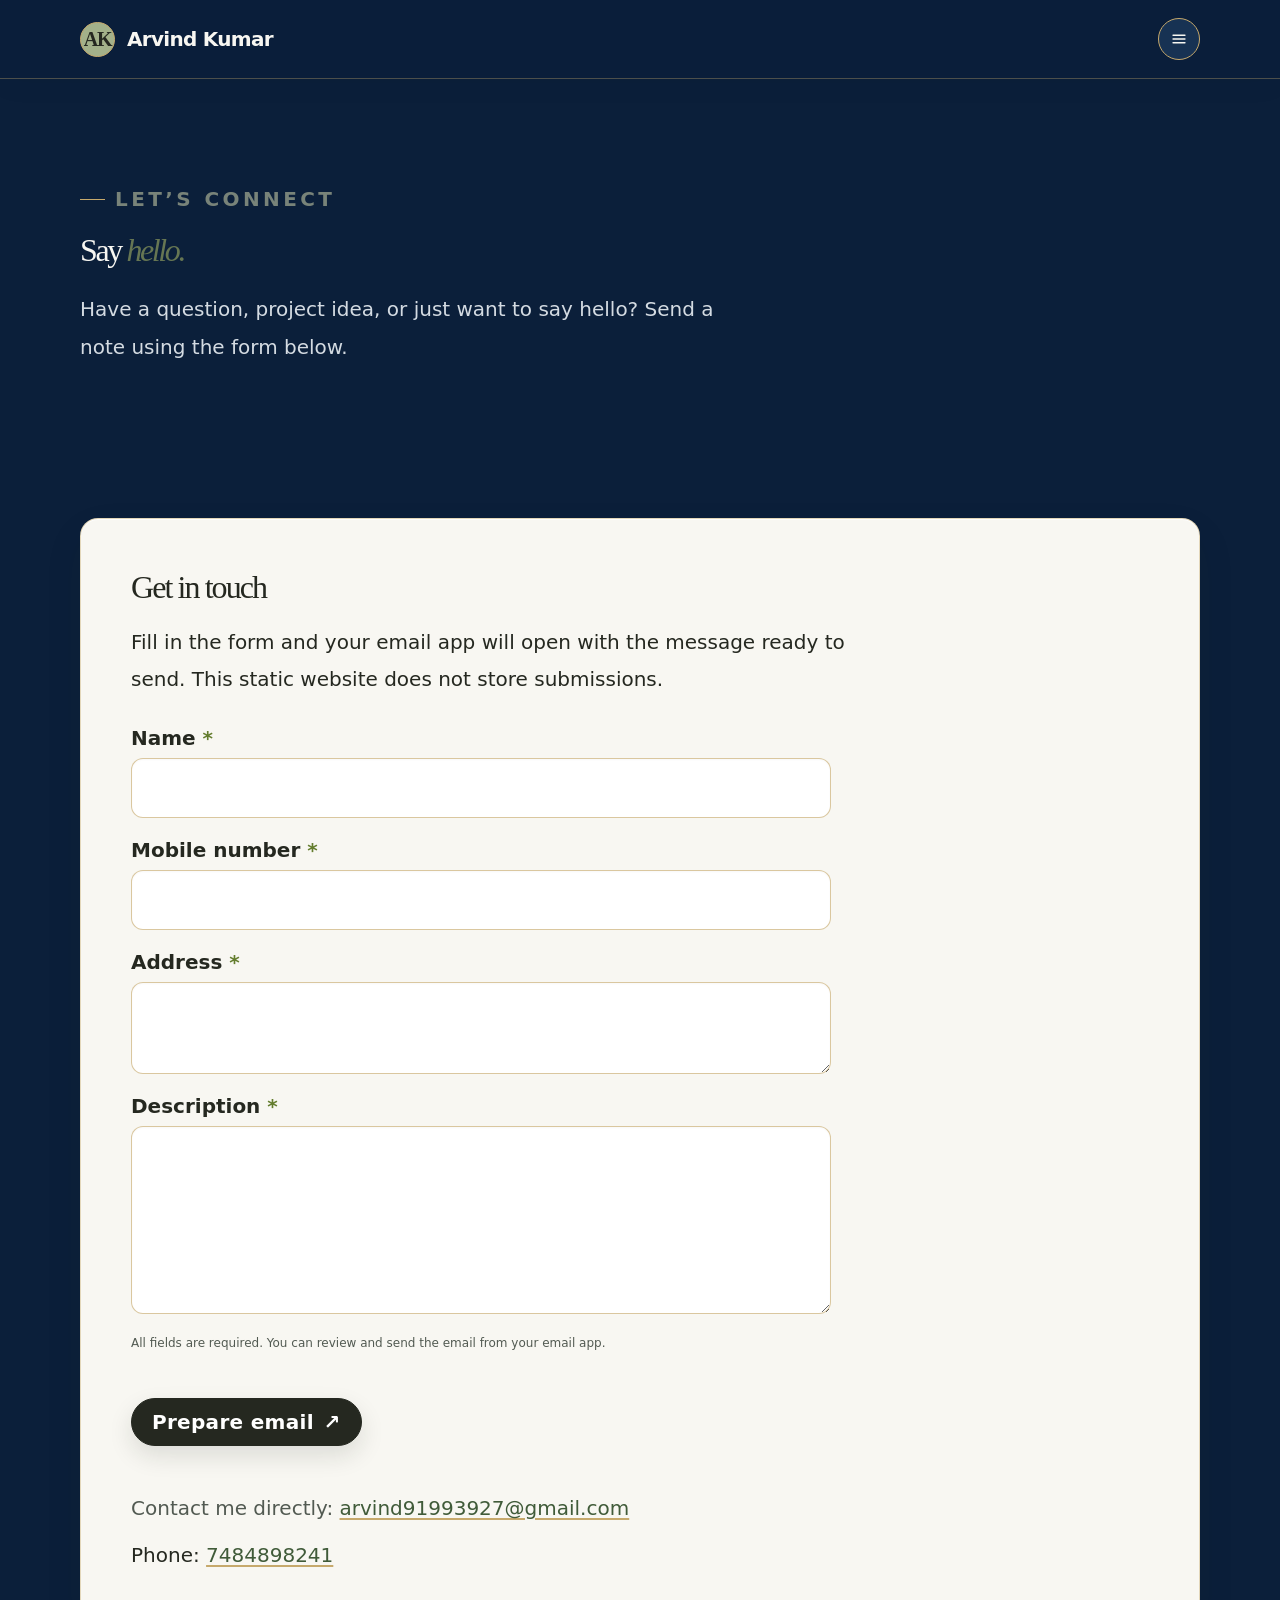
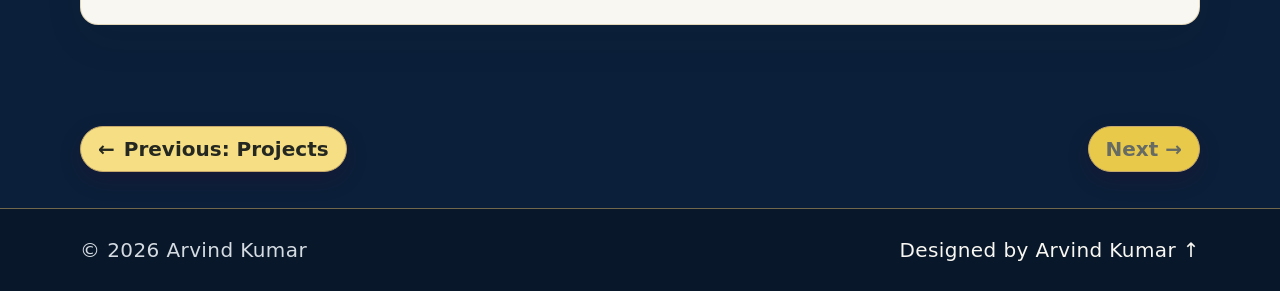
<file: contact.html>
<!doctype html>
<html lang="en">
  <head>
    <meta charset="utf-8" />
    <meta name="viewport" content="width=device-width, initial-scale=1" />
    <meta name="description" content="Contact Arvind Kumar.21 using the website contact form." />
    <meta name="author" content="Arvind Kumar.21" />
    <meta name="theme-color" content="#f5f4ef" />
    <title>Contact — Arvind Kumar.21</title>
    <style>
      * { box-sizing: border-box; }
      html { scroll-behavior: smooth; }
      body { margin: 0; background: var(--paper); color: var(--ink); font-family: var(--sans); -webkit-font-smoothing: antialiased; }
      a { color: inherit; }
      .shell { width: min(1120px, calc(100% - 64px)); margin: 0 auto; }
      .topbar { position: sticky; z-index: 5; top: 0; border-bottom: 1px solid rgb(25 34 29 / 8%); background: rgb(245 244 239 / 92%); backdrop-filter: blur(16px); }
      .nav { display: flex; min-height: 76px; align-items: center; justify-content: space-between; }
      .brand { display: inline-flex; align-items: center; gap: 10px; font-size: 15px; font-weight: 720; letter-spacing: -0.04em; text-decoration: none; }
      .brand-mark { display: grid; width: 31px; height: 31px; place-items: center; border-radius: 50%; background: var(--green); font-size: 12px; letter-spacing: -0.06em; }
      .nav-links { display: flex; align-items: center; gap: 34px; }
      .nav-links a { color: var(--muted); font-size: 13px; font-weight: 550; text-decoration: none; }
      .nav-links .nav-cta { padding: 11px 16px; border: 1px solid var(--line); border-radius: 999px; color: var(--ink); }
      .menu-toggle { display: none; width: 42px; height: 42px; align-items: center; justify-content: center; border: 1px solid var(--line); border-radius: 50%; background: transparent; color: var(--ink); cursor: pointer; }
      @media (max-width: 760px) {
        .shell { width: min(100% - 40px, 560px); }
        .nav { min-height: 68px; }
        .menu-toggle { display: inline-flex; }
        .nav-links { position: absolute; top: calc(100% + 1px); right: 0; left: 0; display: none; align-items: stretch; gap: 0; padding: 8px 20px 16px; border-bottom: 1px solid var(--line); background: var(--paper); }
        .nav-links.is-open { display: flex; flex-direction: column; }
        .nav-links a { padding: 14px 0; }
        .nav-links .nav-cta { align-self: flex-start; margin-top: 7px; padding: 11px 16px; }
      }
    </style>
    <link rel="stylesheet" href="style.css" />
  </head>
  <body>
    <header class="topbar">
      <nav class="nav shell" aria-label="Main navigation">
        <a class="brand" href="index.html"><span class="brand-mark" aria-hidden="true">AK</span><span>Arvind Kumar</span></a>
        <button class="menu-toggle" type="button" aria-expanded="false" aria-controls="nav-links" aria-label="Open navigation menu">
          <svg width="18" height="18" viewBox="0 0 24 24" fill="none" aria-hidden="true"><path d="M4 7h16M4 12h16M4 17h16" stroke="currentColor" stroke-width="1.7" stroke-linecap="round" /></svg>
        </button>
        <div class="nav-links" id="nav-links">
          <a href="index.html">Home</a><a href="about.html">About</a><a href="projects.html">Projects</a><a class="nav-cta active" aria-current="page" href="contact.html">Contact <span aria-hidden="true">↗</span></a>
        </div>
      </nav>
    </header>
    <main class="page-main">
      <section class="page-hero shell">
        <p class="eyebrow">Let’s connect</p>
        <h1>Say <span>hello.</span></h1>
        <p class="page-lead">Have a question, project idea, or just want to say hello? Send a note using the form below.</p>
      </section>
      <section class="page-section shell">
        <div class="content-panel">
          <h2>Get in touch</h2>
          <p class="form-intro">Fill in the form and your email app will open with the message ready to send. This static website does not store submissions.</p>
          <form class="contact-form" id="contact-form">
            <div class="form-field">
              <label for="visitor-name">Name <span aria-hidden="true">*</span></label>
              <input id="visitor-name" name="name" type="text" autocomplete="name" required />
            </div>
            <div class="form-field">
              <label for="visitor-phone">Mobile number <span aria-hidden="true">*</span></label>
              <input id="visitor-phone" name="phone" type="tel" autocomplete="tel" required />
            </div>
            <div class="form-field">
              <label for="visitor-address">Address <span aria-hidden="true">*</span></label>
              <textarea id="visitor-address" name="address" rows="2" autocomplete="street-address" required></textarea>
            </div>
            <div class="form-field">
              <label for="visitor-description">Description <span aria-hidden="true">*</span></label>
              <textarea id="visitor-description" name="description" rows="5" required></textarea>
            </div>
            <p class="form-hint" id="contact-form-note">All fields are required. You can review and send the email from your email app.</p>
            <button class="page-cta form-submit" type="submit">Prepare email <span aria-hidden="true">↗</span></button>
            <p class="form-status" id="form-status" role="status" aria-live="polite"></p>
          </form>
          <div class="direct-contact">
            <p class="direct-email">Contact me directly: <a href="mailto:arvind91993927@gmail.com">arvind91993927@gmail.com</a></p>
            <p class="direct-phone">Phone: <a href="tel:+917484898241">7484898241</a></p>
          </div>
        </div>
      </section>
      <nav class="page-navigation shell" aria-label="Page navigation">
        <a class="page-nav-link" href="projects.html"><span aria-hidden="true">←</span> Previous: Projects</a>
        <span class="page-nav-link is-disabled" aria-disabled="true">Next →</span>
      </nav>
    </main>
    <footer class="site-footer"><div class="site-footer-inner shell"><p>© <span class="year"></span> Arvind Kumar</p><a href="index.html">Designed by Arvind Kumar ↑</a></div></footer>
    <script>
      const menuToggle = document.querySelector(".menu-toggle");
      const navLinks = document.querySelector(".nav-links");
      menuToggle.addEventListener("click", () => {
        const isOpen = menuToggle.getAttribute("aria-expanded") === "true";
        menuToggle.setAttribute("aria-expanded", String(!isOpen));
        menuToggle.setAttribute("aria-label", isOpen ? "Open navigation menu" : "Close navigation menu");
        navLinks.classList.toggle("is-open", !isOpen);
      });
      navLinks.addEventListener("click", (event) => {
        if (event.target.closest("a")) {
          menuToggle.setAttribute("aria-expanded", "false");
          menuToggle.setAttribute("aria-label", "Open navigation menu");
          navLinks.classList.remove("is-open");
        }
      });
      document.querySelector(".year").textContent = String(new Date().getFullYear());

      document.querySelector("#contact-form").addEventListener("submit", (event) => {
        event.preventDefault();
        const formData = new FormData(event.currentTarget);
        const details = [
          `Name: ${formData.get("name")}`,
          `Mobile number: ${formData.get("phone")}`,
          `Address: ${formData.get("address")}`,
          "",
          "Description:",
          formData.get("description"),
        ].join("\n");
        const mailto = `mailto:arvind91993927@gmail.com?subject=${encodeURIComponent(`Portfolio message from ${formData.get("name")}`)}&body=${encodeURIComponent(details)}`;
        document.querySelector("#form-status").textContent = "Your email app should open with the form details. Review them and press Send to contact Arvind.";
        window.location.href = mailto;
      });

      const revealItems = document.querySelectorAll(".page-hero, .content-panel, .contact-form");
      if ("IntersectionObserver" in window && !window.matchMedia("(prefers-reduced-motion: reduce)").matches) {
        const revealObserver = new IntersectionObserver((entries, observer) => {
          entries.forEach((entry) => {
            if (entry.isIntersecting) {
              entry.target.classList.add("is-visible");
              observer.unobserve(entry.target);
            }
          });
        }, { threshold: 0.12 });
        revealItems.forEach((item) => {
          item.classList.add("reveal-on-scroll");
          revealObserver.observe(item);
        });
      }
    </script>
  </body>
</html>
</file>
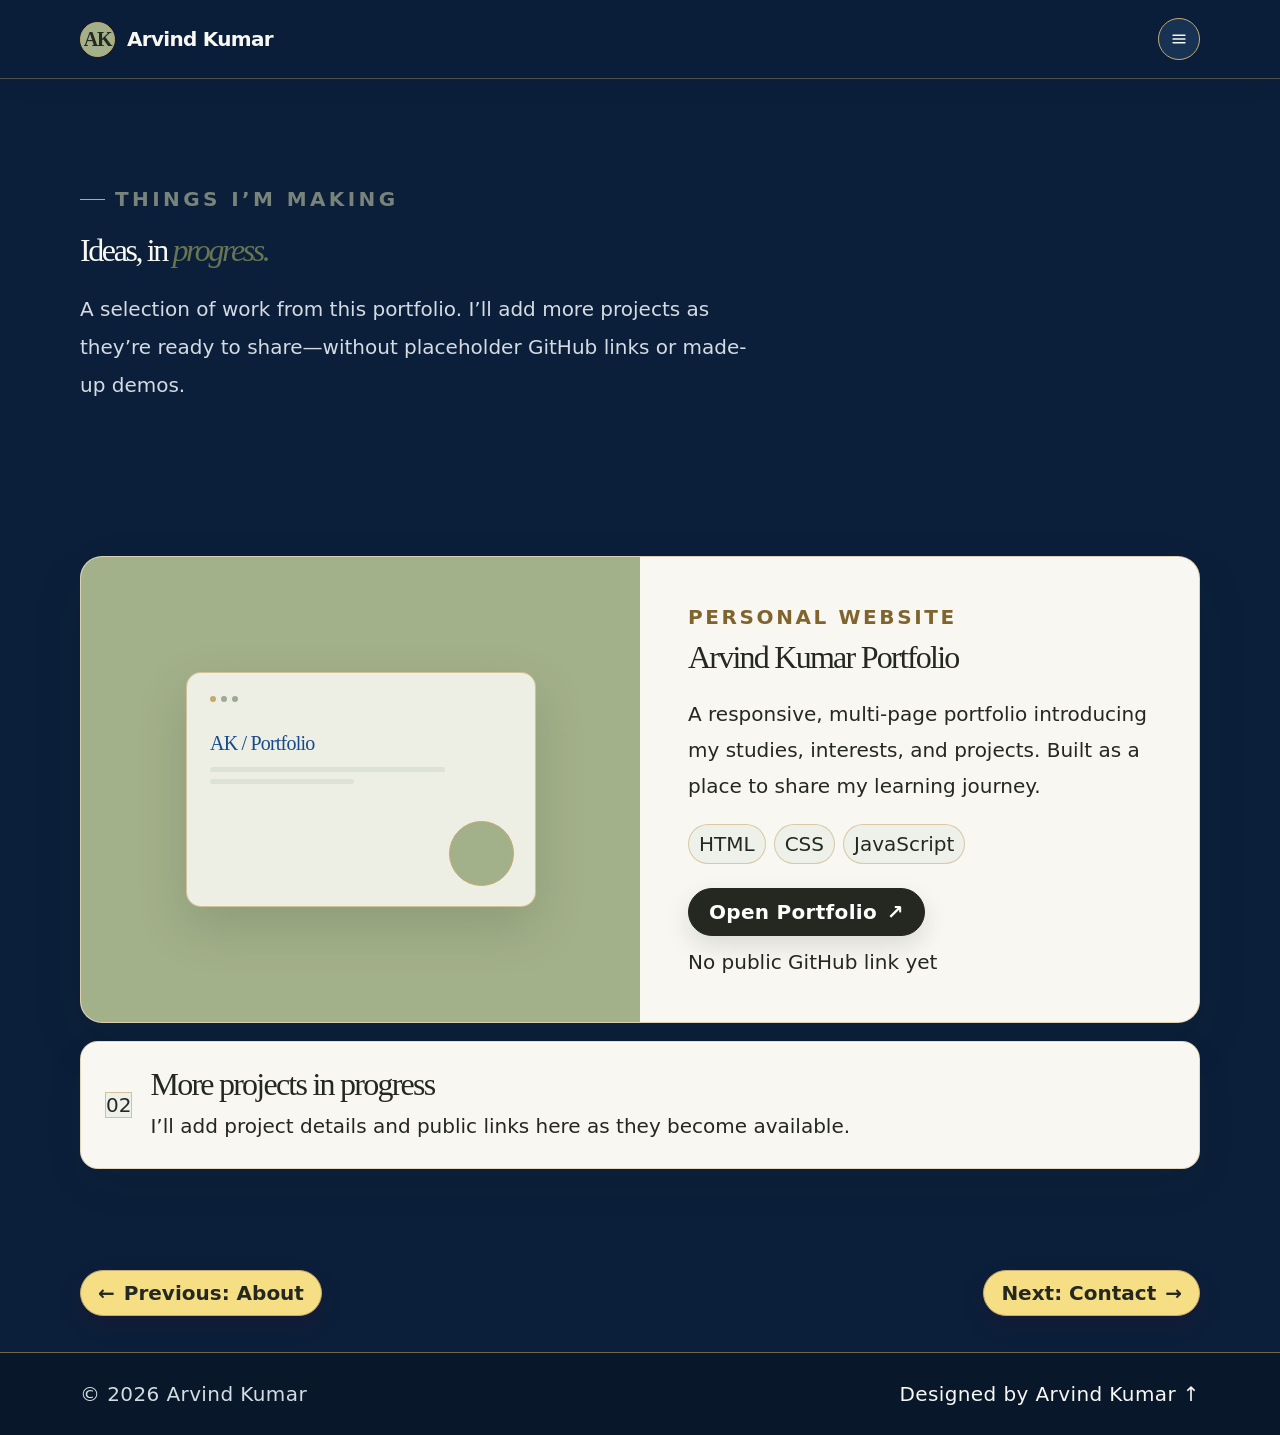
<file: projects.html>
<!doctype html>
<html lang="en">
  <head>
    <meta charset="utf-8" />
    <meta name="viewport" content="width=device-width, initial-scale=1" />
    <meta name="description" content="Projects, experiments, and ideas by Arvind Kumar.21." />
    <meta name="author" content="Arvind Kumar.21" />
    <meta name="theme-color" content="#f5f4ef" />
    <title>Projects — Arvind Kumar.21</title>
    <style>
      * { box-sizing: border-box; }
      html { scroll-behavior: smooth; }
      body { margin: 0; background: var(--paper); color: var(--ink); font-family: var(--sans); -webkit-font-smoothing: antialiased; }
      a { color: inherit; }
      .shell { width: min(1120px, calc(100% - 64px)); margin: 0 auto; }
      .topbar { position: sticky; z-index: 5; top: 0; border-bottom: 1px solid rgb(25 34 29 / 8%); background: rgb(245 244 239 / 92%); backdrop-filter: blur(16px); }
      .nav { display: flex; min-height: 76px; align-items: center; justify-content: space-between; }
      .brand { display: inline-flex; align-items: center; gap: 10px; font-size: 15px; font-weight: 720; letter-spacing: -0.04em; text-decoration: none; }
      .brand-mark { display: grid; width: 31px; height: 31px; place-items: center; border-radius: 50%; background: var(--green); font-size: 12px; letter-spacing: -0.06em; }
      .nav-links { display: flex; align-items: center; gap: 34px; }
      .nav-links a { color: var(--muted); font-size: 13px; font-weight: 550; text-decoration: none; }
      .nav-links .nav-cta { padding: 11px 16px; border: 1px solid var(--line); border-radius: 999px; color: var(--ink); }
      .menu-toggle { display: none; width: 42px; height: 42px; align-items: center; justify-content: center; border: 1px solid var(--line); border-radius: 50%; background: transparent; color: var(--ink); cursor: pointer; }
      @media (max-width: 760px) {
        .shell { width: min(100% - 40px, 560px); }
        .nav { min-height: 68px; }
        .menu-toggle { display: inline-flex; }
        .nav-links { position: absolute; top: calc(100% + 1px); right: 0; left: 0; display: none; align-items: stretch; gap: 0; padding: 8px 20px 16px; border-bottom: 1px solid var(--line); background: var(--paper); }
        .nav-links.is-open { display: flex; flex-direction: column; }
        .nav-links a { padding: 14px 0; }
        .nav-links .nav-cta { align-self: flex-start; margin-top: 7px; padding: 11px 16px; }
      }
    </style>
    <link rel="stylesheet" href="style.css" />
  </head>
  <body>
    <header class="topbar">
      <nav class="nav shell" aria-label="Main navigation">
        <a class="brand" href="index.html"><span class="brand-mark" aria-hidden="true">AK</span><span>Arvind Kumar</span></a>
        <button class="menu-toggle" type="button" aria-expanded="false" aria-controls="nav-links" aria-label="Open navigation menu">
          <svg width="18" height="18" viewBox="0 0 24 24" fill="none" aria-hidden="true"><path d="M4 7h16M4 12h16M4 17h16" stroke="currentColor" stroke-width="1.7" stroke-linecap="round" /></svg>
        </button>
        <div class="nav-links" id="nav-links">
          <a href="index.html">Home</a><a href="about.html">About</a><a class="active" aria-current="page" href="projects.html">Projects</a><a class="nav-cta" href="contact.html">Contact <span aria-hidden="true">↗</span></a>
        </div>
      </nav>
    </header>
    <main class="page-main">
      <section class="page-hero shell">
        <p class="eyebrow">Things I’m making</p>
        <h1>Ideas, in <span>progress.</span></h1>
        <p class="page-lead">A selection of work from this portfolio. I’ll add more projects as they’re ready to share—without placeholder GitHub links or made-up demos.</p>
      </section>
      <section class="page-section shell">
        <article class="project-card">
          <div class="project-preview" aria-hidden="true">
            <div class="preview-window">
              <span class="preview-dots"><i></i><i></i><i></i></span>
              <span class="preview-title">AK / Portfolio</span>
              <span class="preview-line preview-line-long"></span>
              <span class="preview-line preview-line-short"></span>
              <span class="preview-block"></span>
            </div>
          </div>
          <div class="project-details">
            <p class="project-kicker">Personal website</p>
            <h2>Arvind Kumar Portfolio</h2>
            <p>A responsive, multi-page portfolio introducing my studies, interests, and projects. Built as a place to share my learning journey.</p>
            <ul class="tech-tags" aria-label="Technologies used">
              <li>HTML</li><li>CSS</li><li>JavaScript</li>
            </ul>
            <div class="project-actions">
              <a class="page-cta" href="index.html">Open Portfolio <span aria-hidden="true">↗</span></a>
              <span class="project-link-note">No public GitHub link yet</span>
            </div>
          </div>
        </article>
        <div class="project-coming">
          <span class="card-number">02</span>
          <div><h2>More projects in progress</h2><p>I’ll add project details and public links here as they become available.</p></div>
        </div>
      </section>
      <nav class="page-navigation shell" aria-label="Page navigation">
        <a class="page-nav-link" href="about.html"><span aria-hidden="true">←</span> Previous: About</a>
        <a class="page-nav-link" href="contact.html">Next: Contact <span aria-hidden="true">→</span></a>
      </nav>
    </main>
    <footer class="site-footer"><div class="site-footer-inner shell"><p>© <span class="year"></span> Arvind Kumar</p><a href="index.html">Designed by Arvind Kumar ↑</a></div></footer>
    <script>
      const menuToggle = document.querySelector(".menu-toggle");
      const navLinks = document.querySelector(".nav-links");
      menuToggle.addEventListener("click", () => {
        const isOpen = menuToggle.getAttribute("aria-expanded") === "true";
        menuToggle.setAttribute("aria-expanded", String(!isOpen));
        menuToggle.setAttribute("aria-label", isOpen ? "Open navigation menu" : "Close navigation menu");
        navLinks.classList.toggle("is-open", !isOpen);
      });
      navLinks.addEventListener("click", (event) => {
        if (event.target.closest("a")) {
          menuToggle.setAttribute("aria-expanded", "false");
          menuToggle.setAttribute("aria-label", "Open navigation menu");
          navLinks.classList.remove("is-open");
        }
      });
      document.querySelector(".year").textContent = String(new Date().getFullYear());
      const revealItems = document.querySelectorAll(".page-hero, .project-card, .project-coming");
      if ("IntersectionObserver" in window && !window.matchMedia("(prefers-reduced-motion: reduce)").matches) {
        const revealObserver = new IntersectionObserver((entries, observer) => {
          entries.forEach((entry) => {
            if (entry.isIntersecting) {
              entry.target.classList.add("is-visible");
              observer.unobserve(entry.target);
            }
          });
        }, { threshold: 0.12 });
        revealItems.forEach((item) => {
          item.classList.add("reveal-on-scroll");
          revealObserver.observe(item);
        });
      }
    </script>
  </body>
</html>
</file>
<file: style.css>
:root {
  color-scheme: light;
  --paper: #f5f4ef;
  --ink: #19221d;
  --muted: #68716a;
  --line: #dedfd7;
  --green: #c9f36a;
  --green-dark: #23330d;
  --white: #fffefa;
  --serif: Georgia, "Times New Roman", serif;
  --sans: Inter, ui-sans-serif, system-ui, -apple-system, BlinkMacSystemFont, "Segoe UI", sans-serif;
}

.nav-links a.active {
  color: var(--ink);
}

.page-main {
  min-height: calc(100vh - 155px);
}

.page-hero {
  padding-top: 105px;
  padding-bottom: 62px;
}

.page-hero h1 {
  max-width: 760px;
  margin: 0;
  font-family: var(--serif);
  font-size: clamp(52px, 8vw, 88px);
  font-weight: 400;
  letter-spacing: -0.075em;
  line-height: 1;
}

.page-hero h1 span {
  color: #78816d;
  font-style: italic;
}

.page-hero .eyebrow {
  display: flex;
  align-items: center;
  gap: 10px;
  margin: 0 0 23px;
  color: var(--muted);
  font-size: 11px;
  font-weight: 700;
  letter-spacing: 0.13em;
  text-transform: uppercase;
}

.page-hero .eyebrow::before {
  width: 25px;
  height: 1px;
  background: var(--muted);
  content: "";
}

.page-lead {
  max-width: 600px;
  margin: 24px 0 0;
  color: var(--muted);
  font-size: 16px;
  line-height: 1.8;
}

.page-section {
  padding-bottom: 100px;
}

.page-navigation {
  display: flex;
  align-items: center;
  justify-content: space-between;
  gap: 16px;
  padding-bottom: 36px;
}

.page-nav-link {
  display: inline-flex;
  min-height: 46px;
  align-items: center;
  gap: 9px;
  padding: 0 17px;
  border: 1px solid #6f123f;
  border-radius: 999px;
  background: #86184f;
  color: #fff8fc;
  font-size: 13px;
  font-weight: 650;
  text-decoration: none;
  transition: background 160ms ease, border-color 160ms ease, transform 160ms ease;
}

.page-nav-link:hover {
  transform: translateY(-2px);
  border-color: #4d0d2b;
  background: #6f123f;
}

.page-nav-link.is-disabled {
  border-color: #8d5b73;
  background: #9c627c;
  color: #fff8fc;
  cursor: not-allowed;
}

.content-panel {
  padding: clamp(26px, 5vw, 48px);
  border: 1px solid var(--line);
  border-radius: 17px;
  background: rgb(255 254 250 / 65%);
}

.content-panel h2 {
  margin: 0 0 18px;
  font-family: var(--serif);
  font-size: clamp(29px, 4vw, 42px);
  font-weight: 400;
  letter-spacing: -0.055em;
}

.content-panel p {
  max-width: 740px;
  margin: 0;
  color: var(--muted);
  font-size: 15px;
  line-height: 1.85;
}

.content-panel p + p {
  margin-top: 16px;
}

.form-intro {
  margin-bottom: 28px !important;
}

.contact-form {
  display: grid;
  max-width: 700px;
  gap: 20px;
  margin-top: 28px;
}

.form-field {
  display: grid;
  gap: 8px;
}

.form-field label {
  color: var(--ink);
  font-size: 13px;
  font-weight: 650;
}

.form-field label span {
  color: #647d2e;
}

.form-field input,
.form-field textarea {
  width: 100%;
  padding: 13px 15px;
  border: 1px solid var(--line);
  border-radius: 10px;
  background: var(--white);
  color: var(--ink);
  font: inherit;
  font-size: 14px;
  line-height: 1.6;
}

.form-field textarea {
  resize: vertical;
}

.form-field input:focus,
.form-field textarea:focus {
  border-color: #8a9b5b;
  outline: 3px solid rgb(121 149 66 / 18%);
}

.form-hint,
.form-status {
  margin: 0 !important;
  color: var(--muted);
  font-size: 12px !important;
  line-height: 1.6 !important;
}

.form-submit {
  justify-self: start;
  margin-top: 0;
  border: 0;
  cursor: pointer;
  font-family: var(--sans);
}

.form-status:not(:empty) {
  padding: 12px 14px;
  border-radius: 9px;
  background: #e7edda;
  color: #354239;
}

.page-cards {
  display: grid;
  grid-template-columns: repeat(3, minmax(0, 1fr));
  gap: 14px;
}

.page-card {
  min-height: 205px;
  padding: 24px;
  border: 1px solid var(--line);
  border-radius: 15px;
  background: rgb(255 254 250 / 55%);
}

.page-card .card-number {
  display: grid;
  width: 34px;
  height: 34px;
  place-items: center;
  border-radius: 50%;
  background: var(--green);
  color: var(--green-dark);
  font-size: 11px;
  font-weight: 750;
}

.page-card h2 {
  margin: 30px 0 10px;
  font-family: var(--serif);
  font-size: 25px;
  font-weight: 400;
  letter-spacing: -0.04em;
}

.page-card p {
  margin: 0;
  color: var(--muted);
  font-size: 13px;
  line-height: 1.7;
}

.page-cta {
  display: inline-flex;
  min-height: 49px;
  align-items: center;
  justify-content: center;
  gap: 10px;
  margin-top: 25px;
  padding: 0 20px;
  border-radius: 999px;
  background: var(--ink);
  color: var(--white);
  font-size: 13px;
  font-weight: 650;
  text-decoration: none;
}

.page-cta:hover {
  background: #354239;
}

.site-footer {
  border-top: 1px solid var(--line);
}

.site-footer-inner {
  display: flex;
  min-height: 78px;
  align-items: center;
  justify-content: space-between;
  gap: 20px;
  color: var(--muted);
  font-size: 11px;
}

.site-footer-inner p {
  margin: 0;
}

.site-footer-inner a {
  color: var(--ink);
  text-decoration: none;
}

:focus-visible {
  outline: 3px solid #799542;
  outline-offset: 4px;
}

@media (max-width: 760px) {
  .page-hero {
    padding-top: 75px;
    padding-bottom: 45px;
  }

  .page-lead {
    font-size: 15px;
  }

  .page-section {
    padding-bottom: 70px;
  }

  .page-cards {
    grid-template-columns: 1fr;
  }
}

@media (prefers-reduced-motion: reduce) {
  html {
    scroll-behavior: auto;
  }
}

:root {
  color-scheme: light;
  --paper: #f5f7f3;
  --ink: #171d19;
  --muted: #657069;
  --line: #dce3db;
  --green: #c9d8c6;
  --green-dark: #25372a;
  --white: #fff;
  --gold: #b69a61;
  --serif: "Iowan Old Style", "Palatino Linotype", "Book Antiqua", Georgia, serif;
  --sans: Inter, ui-sans-serif, system-ui, -apple-system, BlinkMacSystemFont, "Segoe UI", sans-serif;
}

html {
  scroll-behavior: smooth;
  scroll-padding-top: 90px;
}

body {
  min-width: 320px;
  overflow-x: hidden;
  background:
    radial-gradient(ellipse at 82% 9%, rgb(201 216 198 / 30%), transparent 29rem),
    radial-gradient(ellipse at 9% 47%, rgb(182 154 97 / 8%), transparent 27rem),
    var(--paper);
  color: var(--ink);
}

::selection {
  background: #d4c398;
  color: #171d19;
}

.shell {
  width: min(1120px, calc(100% - 64px));
}

.topbar {
  border-bottom: 1px solid rgb(23 29 25 / 8%);
  background: rgb(249 250 247 / 76%);
  box-shadow: 0 8px 28px rgb(23 29 25 / 3%);
  backdrop-filter: blur(20px);
}

.nav {
  min-height: 78px;
}

.brand {
  gap: 12px;
  font-size: 15px;
  letter-spacing: -0.035em;
}

.brand-mark {
  width: 35px;
  height: 35px;
  border: 1px solid rgb(182 154 97 / 50%);
  background: linear-gradient(145deg, #dce6d8, #b9cbb8);
  color: #25372a;
  font-family: var(--serif);
  font-size: 13px;
}

.nav-links {
  gap: 32px;
}

.nav-links a {
  position: relative;
  color: #59645d;
  font-size: 12px;
  letter-spacing: 0.015em;
}

.nav-links a:not(.nav-cta)::after {
  position: absolute;
  right: 0;
  bottom: -7px;
  left: 0;
  height: 1px;
  transform: scaleX(0);
  transform-origin: left;
  background: var(--gold);
  content: "";
  transition: transform 180ms ease;
}

.nav-links a:not(.nav-cta):hover::after,
.nav-links a.active:not(.nav-cta)::after {
  transform: scaleX(1);
}

.nav-links .nav-cta {
  border-color: rgb(182 154 97 / 55%);
  background: rgb(255 255 255 / 55%);
  transition: background 180ms ease, border-color 180ms ease, transform 180ms ease;
}

.nav-links .nav-cta:hover {
  transform: translateY(-1px);
  border-color: var(--gold);
  background: white;
}

.menu-toggle {
  border-color: var(--line);
  background: rgb(255 255 255 / 55%);
}

.hero {
  position: relative;
  min-height: 0;
  grid-template-columns: minmax(0, 1fr);
  padding-top: 65px;
  padding-bottom: 80px;
}

.eyebrow,
.page-hero .eyebrow {
  color: #788379;
  font-size: 10px;
  letter-spacing: 0.17em;
}

.eyebrow::before,
.page-hero .eyebrow::before {
  background: var(--gold);
}

h1,
.page-hero h1 {
  font-family: var(--serif);
  font-weight: 400;
  letter-spacing: -0.075em;
}

h1 span,
.page-hero h1 span {
  color: #718774;
}

.hero-education {
  max-width: 510px;
  color: #34443a;
  font-size: 13px;
  font-weight: 650;
  letter-spacing: 0.012em;
  line-height: 1.8;
}

.hero-education span {
  color: var(--gold);
}

.hero-copy,
.page-lead {
  color: #68746d;
  font-size: 15px;
  line-height: 1.9;
}

.hero-actions {
  gap: 12px;
}

.button,
.page-cta {
  min-height: 48px;
  border: 1px solid #18211b;
  border-radius: 999px;
  background: #18211b;
  box-shadow: 0 10px 24px rgb(23 29 25 / 12%);
  color: white;
  font-size: 12px;
  letter-spacing: 0.015em;
  transition: transform 180ms ease, background 180ms ease, box-shadow 180ms ease;
}

.button:hover,
.page-cta:hover {
  transform: translateY(-2px);
  background: #314238;
  box-shadow: 0 14px 28px rgb(23 29 25 / 16%);
}

.button-outline {
  border-color: rgb(182 154 97 / 65%);
  background: rgb(255 255 255 / 48%);
  box-shadow: none;
  color: var(--ink);
}

.button-outline:hover {
  border-color: var(--gold);
  background: rgb(255 255 255 / 85%);
  color: var(--ink);
  box-shadow: 0 12px 25px rgb(23 29 25 / 8%);
}

.portrait-card {
  width: min(100%, 400px);
  aspect-ratio: 3 / 4;
  min-height: 0;
  margin-top: 40px;
  justify-self: start;
  border: 1px solid rgb(255 255 255 / 72%);
  border-radius: 28px;
  background:
    radial-gradient(ellipse at 50% 40%, rgb(230 237 225 / 95%), transparent 23%),
    radial-gradient(ellipse at 15% 92%, rgb(182 154 97 / 35%), transparent 44%),
    linear-gradient(150deg, #9fb3a0 0%, #687f6e 49%, #29392e 100%);
  box-shadow: 0 28px 65px rgb(31 48 36 / 16%), inset 0 1px 0 rgb(255 255 255 / 65%);
  animation: card-float 7s ease-in-out infinite;
}

.portrait-card::before,
.portrait-card::after {
  border-color: rgb(250 248 238 / 30%);
}

.portrait-orbit {
  position: absolute;
  top: 50%;
  left: 50%;
  width: 260px;
  height: 260px;
  border: 1px solid rgb(245 238 218 / 32%);
  border-radius: 50%;
  transform: translate(-50%, -50%);
}

.portrait-orbit-two {
  width: 320px;
  height: 320px;
  border-color: rgb(245 238 218 / 18%);
}

.portrait-initials {
  width: 190px;
  height: 190px;
  border: 1px solid rgb(255 255 255 / 68%);
  background: linear-gradient(145deg, rgb(255 255 255 / 35%), rgb(226 234 221 / 12%));
  box-shadow: 0 18px 45px rgb(19 31 23 / 18%), inset 0 1px 0 rgb(255 255 255 / 65%);
  color: #f8f7f0;
  font-size: 68px;
  text-shadow: 0 4px 24px rgb(22 35 26 / 25%);
  backdrop-filter: blur(13px);
  animation: initials-in 800ms 120ms both;
}

.portrait-photo {
  position: relative;
  z-index: 1;
  width: min(86%, 320px);
  aspect-ratio: 1;
  flex: 0 0 auto;
  overflow: hidden;
  border: 2px solid rgb(255 255 255 / 78%);
  border-radius: 50%;
  object-fit: cover;
  object-position: 38% 12%;
  box-shadow: 0 18px 45px rgb(19 31 23 / 25%), 0 0 0 8px rgb(255 255 255 / 13%);
  transform: translateY(-14px);
  animation: portrait-photo-in 800ms 120ms both, portrait-photo-drift 18s 1s ease-in-out infinite alternate;
}

.portrait-note {
  border-color: rgb(255 255 255 / 42%);
  background: rgb(245 247 242 / 77%);
  box-shadow: 0 10px 30px rgb(27 41 31 / 12%);
  backdrop-filter: blur(18px);
}

.portrait-note span:last-child {
  color: #627068;
}

.intro-band {
  border-color: rgb(23 29 25 / 9%);
  background: rgb(255 255 255 / 36%);
}

.intro-band-inner {
  padding: 38px 0;
}

.intro-label {
  color: var(--gold);
}

.intro-text {
  color: #26342b;
}

.section,
.page-section {
  padding-top: 96px;
  padding-bottom: 96px;
}

.section-heading {
  display: flex;
  align-items: end;
  justify-content: space-between;
  gap: 30px;
  margin-bottom: 34px;
}

.section-heading .eyebrow {
  margin-bottom: 14px;
}

#interests-title + .section-aside {
  max-width: 700px;
  margin: 14px 0 0;
  text-align: left;
}

h2,
.content-panel h2 {
  color: #1b241e;
  font-family: var(--serif);
  font-weight: 400;
  letter-spacing: -0.06em;
}

.section-aside {
  color: #69756e;
  font-size: 13px;
}

.cards,
.page-cards,
.skill-grid {
  display: grid;
  grid-template-columns: repeat(3, minmax(0, 1fr));
  gap: 16px;
}

.card,
.page-card,
.skill-card,
.content-panel,
.project-coming,
.education-item {
  border: 1px solid rgb(255 255 255 / 84%);
  border-radius: 18px;
  background: linear-gradient(145deg, rgb(255 255 255 / 83%), rgb(246 249 245 / 65%));
  box-shadow: 0 16px 40px rgb(33 46 37 / 7%), inset 0 1px 0 rgb(255 255 255 / 85%);
  backdrop-filter: blur(14px);
}

.card,
.page-card,
.skill-card {
  min-height: 212px;
  padding: 27px;
  transition: transform 220ms ease, box-shadow 220ms ease, border-color 220ms ease;
}

.card:hover,
.page-card:hover,
.skill-card:hover {
  transform: translateY(-5px);
  border-color: rgb(182 154 97 / 45%);
  box-shadow: 0 22px 48px rgb(33 46 37 / 12%), inset 0 1px 0 white;
}

.card-number,
.page-card .card-number {
  border: 1px solid rgb(182 154 97 / 38%);
  background: #e8e4d7;
  color: #76633b;
}

.card h3,
.page-card h2,
.skill-card h3 {
  color: #1c2820;
  font-family: var(--serif);
  font-size: 24px;
  font-weight: 400;
  letter-spacing: -0.045em;
}

.card p,
.page-card p {
  color: #69756e;
  font-size: 13px;
  line-height: 1.8;
}

.note-panel {
  position: relative;
  overflow: hidden;
  border: 1px solid rgb(255 255 255 / 70%);
  background:
    radial-gradient(circle at 91% 4%, rgb(255 255 255 / 42%), transparent 17rem),
    linear-gradient(120deg, #dce6d8, #c0d0bf);
  box-shadow: 0 22px 55px rgb(45 61 48 / 10%);
}

.note-panel::after {
  position: absolute;
  right: -80px;
  bottom: -160px;
  width: 330px;
  height: 330px;
  border: 1px solid rgb(182 154 97 / 45%);
  border-radius: 50%;
  content: "";
}

.note-panel .eyebrow,
.motivation-panel .eyebrow {
  color: #7e6a3f;
}

.note-panel p {
  color: #46564a;
}

.contact {
  padding-top: 25px;
}

.footer,
.site-footer {
  border-color: rgb(23 29 25 / 9%);
  background: rgb(255 255 255 / 30%);
}

.footer-inner,
.site-footer-inner {
  min-height: 82px;
  color: #6d776f;
  font-size: 11px;
  letter-spacing: 0.02em;
}

.back-to-top,
.site-footer-inner a {
  color: #36453a;
}

.page-main {
  min-height: calc(100vh - 160px);
}

.page-hero {
  position: relative;
  padding-top: 108px;
  padding-bottom: 56px;
}

.page-hero h1 {
  font-size: clamp(54px, 8vw, 90px);
}

.page-lead {
  max-width: 680px;
}

.content-panel {
  padding: clamp(28px, 5vw, 50px);
}

.content-panel p {
  color: #657069;
}

.habit-check {
  border: 1px solid rgb(182 154 97 / 38%);
  background: #e8e4d7;
  color: #76633b;
}

.motivation-panel {
  border: 1px solid rgb(255 255 255 / 70%);
  box-shadow: 0 18px 42px rgb(45 61 48 / 10%);
  background: linear-gradient(145deg, #dce6d8, #bdcebc);
}

.motivation-panel p {
  color: #46564a;
}

.page-navigation {
  padding-top: 5px;
}

.page-nav-link {
  border-color: rgb(182 154 97 / 55%);
  background: #690c3b;
  box-shadow: 0 8px 22px rgb(67 7 38 / 19%);
  color: #fff8fc;
}

.page-nav-link:hover {
  border-color: #4c082b;
  background: #4c082b;
  box-shadow: 0 11px 26px rgb(67 7 38 / 25%);
}

.page-nav-link.is-disabled {
  border-color: #84506a;
  background: #84506a;
  color: #f7edf2;
}

.skill-grid {
  grid-template-columns: repeat(4, minmax(0, 1fr));
}

.skill-card {
  min-height: 150px;
}

.skill-card > span {
  color: var(--gold);
  font-size: 10px;
  font-weight: 700;
  letter-spacing: 0.14em;
}

.skill-card h3 {
  margin: 20px 0 5px;
}

.skill-card p {
  margin: 0;
  color: #778179;
  font-size: 11px;
}

.education-timeline {
  position: relative;
  max-width: 800px;
  padding-left: 27px;
}

.education-timeline::before {
  position: absolute;
  top: 13px;
  bottom: 12px;
  left: 7px;
  width: 1px;
  background: linear-gradient(var(--gold), rgb(182 154 97 / 12%));
  content: "";
}

.education-item {
  position: relative;
  padding: 29px;
}

.timeline-dot {
  position: absolute;
  top: 34px;
  left: -27px;
  width: 15px;
  height: 15px;
  border: 3px solid var(--paper);
  border-radius: 50%;
  background: var(--gold);
  box-shadow: 0 0 0 1px rgb(182 154 97 / 55%);
}

.education-kicker,
.project-kicker {
  margin: 0 0 10px;
  color: #90784b;
  font-size: 10px;
  font-weight: 700;
  letter-spacing: 0.13em;
  text-transform: uppercase;
}

.education-item h3 {
  margin: 0 0 11px;
  font-family: var(--serif);
  font-size: 25px;
  font-weight: 400;
  letter-spacing: -0.04em;
}

.education-item p:last-child {
  margin: 0;
  color: var(--muted);
  font-size: 13px;
  line-height: 1.8;
}

.project-card {
  display: grid;
  grid-template-columns: 1fr 1fr;
  overflow: hidden;
  border: 1px solid rgb(255 255 255 / 85%);
  border-radius: 22px;
  background: linear-gradient(145deg, rgb(255 255 255 / 84%), rgb(243 247 242 / 75%));
  box-shadow: 0 22px 55px rgb(33 46 37 / 9%);
  backdrop-filter: blur(16px);
  transition: transform 220ms ease, box-shadow 220ms ease;
}

.project-card:hover {
  transform: translateY(-4px);
  box-shadow: 0 28px 65px rgb(33 46 37 / 14%);
}

.project-preview {
  display: grid;
  min-height: 340px;
  padding: 34px;
  place-items: center;
  background:
    radial-gradient(circle at 82% 14%, rgb(255 255 255 / 72%), transparent 35%),
    linear-gradient(145deg, #dce6d8, #aabdac);
}

.preview-window {
  position: relative;
  display: flex;
  width: min(100%, 350px);
  min-height: 235px;
  flex-direction: column;
  align-items: flex-start;
  padding: 23px;
  overflow: hidden;
  border: 1px solid rgb(255 255 255 / 80%);
  border-radius: 15px;
  background: rgb(250 251 248 / 76%);
  box-shadow: 0 20px 50px rgb(37 55 42 / 17%);
  backdrop-filter: blur(16px);
}

.preview-dots {
  display: flex;
  gap: 5px;
}

.preview-dots i {
  width: 6px;
  height: 6px;
  border-radius: 50%;
  background: #9bab98;
}

.preview-dots i:first-child {
  background: var(--gold);
}

.preview-title {
  margin-top: 30px;
  font-family: var(--serif);
  font-size: 24px;
  letter-spacing: -0.04em;
}

.preview-line {
  display: block;
  height: 5px;
  margin-top: 12px;
  border-radius: 99px;
  background: #d6dfd5;
}

.preview-line-long {
  width: 78%;
}

.preview-line-short {
  width: 48%;
  margin-top: 7px;
}

.preview-block {
  position: absolute;
  right: 21px;
  bottom: 20px;
  width: 65px;
  height: 65px;
  border: 1px solid rgb(182 154 97 / 40%);
  border-radius: 50%;
  background: linear-gradient(145deg, #d5dfd1, #a7bba7);
}

.project-details {
  align-self: center;
  padding: clamp(28px, 5vw, 48px);
}

.project-details h2,
.project-coming h2 {
  margin: 0 0 13px;
  font-family: var(--serif);
  font-size: clamp(29px, 4vw, 42px);
  font-weight: 400;
  letter-spacing: -0.055em;
}

.project-details > p:not(.project-kicker),
.project-coming p {
  color: var(--muted);
  font-size: 13px;
  line-height: 1.8;
}

.tech-tags {
  display: flex;
  flex-wrap: wrap;
  gap: 8px;
  margin: 20px 0 24px;
  padding: 0;
  list-style: none;
}

.tech-tags li {
  padding: 7px 10px;
  border: 1px solid rgb(182 154 97 / 33%);
  border-radius: 99px;
  background: rgb(255 255 255 / 55%);
  color: #5a685d;
  font-size: 10px;
}

.project-actions {
  display: flex;
  flex-wrap: wrap;
  align-items: center;
  gap: 14px;
}

.project-actions .page-cta {
  margin-top: 0;
}

.project-link-note {
  color: #7b857d;
  font-size: 11px;
}

.project-coming {
  display: flex;
  align-items: center;
  gap: 18px;
  margin-top: 18px;
  padding: 24px;
}

.project-coming h2 {
  margin-bottom: 5px;
  font-size: 22px;
}

.project-coming p {
  margin: 0;
}

.direct-email {
  margin-top: 24px !important;
}

.direct-email a {
  color: #4b674f;
  text-decoration-color: var(--gold);
  text-underline-offset: 4px;
}

.form-field input,
.form-field textarea {
  border-color: #d9e1d9;
  border-radius: 12px;
  background: rgb(255 255 255 / 82%);
  box-shadow: inset 0 1px 2px rgb(23 29 25 / 3%);
}

.form-field input:focus,
.form-field textarea:focus {
  border-color: #8fa58f;
  outline-color: rgb(143 165 143 / 23%);
}

.form-submit {
  cursor: pointer;
}

.form-status:not(:empty) {
  border: 1px solid rgb(143 165 143 / 35%);
  background: #e8efe7;
  color: #344b39;
}

.reveal-on-scroll {
  opacity: 0;
  transform: translateY(18px);
  transition: opacity 600ms ease, transform 600ms cubic-bezier(.2, .7, .2, 1);
}

.reveal-on-scroll.is-visible {
  opacity: 1;
  transform: translateY(0);
}

@keyframes card-float {
  0%, 100% { transform: translateY(0); }
  50% { transform: translateY(-8px); }
}

@keyframes initials-in {
  from { opacity: 0; transform: scale(.88); }
  to { opacity: 1; transform: scale(1); }
}

@keyframes portrait-photo-in {
  from { opacity: 0; transform: translateY(-14px) scale(.94); }
  to { opacity: 1; transform: translateY(-14px) scale(1); }
}

@media (max-width: 760px) {
  .shell {
    width: min(100% - 40px, 560px);
  }

  .nav {
    min-height: 68px;
  }

  .nav-links {
    border-bottom: 1px solid var(--line);
    background: rgb(248 250 247 / 96%);
    box-shadow: 0 14px 24px rgb(23 29 25 / 7%);
  }

  .hero {
    min-height: 0;
    grid-template-columns: minmax(0, 1fr);
    padding-top: 78px;
    padding-bottom: 65px;
  }

  .hero h1 {
    font-size: clamp(54px, 12vw, 74px);
  }

  .hero-education {
    max-width: 430px;
    font-size: 12px;
  }

  .portrait-card {
    width: min(100%, 360px);
    margin-top: 32px;
    justify-self: start;
  }

  .section,
  .page-section {
    padding-top: 72px;
    padding-bottom: 72px;
  }

  .section-heading {
    align-items: flex-start;
    flex-direction: column;
    gap: 13px;
  }

  .cards,
  .page-cards {
    grid-template-columns: 1fr;
  }

  .skill-grid {
    grid-template-columns: repeat(2, minmax(0, 1fr));
  }

  .project-card {
    grid-template-columns: 1fr;
  }

  .project-preview {
    min-height: 270px;
  }

  .page-navigation {
    padding-bottom: 28px;
  }

  .page-nav-link {
    padding: 0 12px;
    font-size: 11px;
  }

  .contact {
    grid-template-columns: 1fr;
  }
}

@media (max-width: 420px) {
  .hero-actions {
    align-items: stretch;
    flex-direction: column;
  }

  .hero-actions .button {
    width: 100%;
  }

  .skill-grid {
    gap: 10px;
  }

  .skill-card {
    min-height: 130px;
    padding: 19px;
  }

  .project-preview {
    padding: 24px;
  }

  .project-coming {
    align-items: flex-start;
    padding: 18px;
  }
}

@media (prefers-reduced-motion: reduce) {
  *,
  *::before,
  *::after {
    scroll-behavior: auto !important;
    animation-duration: 0.01ms !important;
    animation-iteration-count: 1 !important;
    transition-duration: 0.01ms !important;
  }

  .reveal-on-scroll {
    opacity: 1;
    transform: none;
  }

  .portrait-photo {
    animation: none;
    transform: translateY(-14px);
  }
}

.portrait-card {
  overflow: hidden;
  isolation: isolate;
  border: 1px solid rgb(182 154 97 / 58%);
  border-radius: 28px;
}

.portrait-card::before {
  display: none;
}

.portrait-card::after {
  position: absolute;
  z-index: 1;
  inset: 0;
  display: block;
  border: 0;
  border-radius: inherit;
  background: linear-gradient(180deg, transparent 62%, rgb(12 22 15 / 22%));
  content: "";
  pointer-events: none;
}

.portrait-photo {
  position: absolute;
  z-index: 0;
  inset: 0;
  width: 100%;
  height: 100%;
  aspect-ratio: auto;
  border: 0;
  border-radius: inherit;
  object-fit: cover;
  object-position: center center;
  box-shadow: none;
  transform: none;
  animation: portrait-photo-in 800ms 120ms both;
}

.portrait-note {
  z-index: 2;
  border-color: rgb(255 255 255 / 54%);
  background: rgb(245 247 242 / 82%);
}

@keyframes portrait-photo-in {
  from { opacity: 0; }
  to { opacity: 1; }
}

@keyframes portrait-photo-drift {
  from { object-position: center 50%; }
  to { object-position: center 42%; }
}

@media (max-width: 760px) {
  .portrait-photo {
    transform: none;
  }
}

.nav {
  position: relative;
}

.menu-toggle {
  display: inline-flex !important;
}

.nav-links {
  position: absolute;
  z-index: 8;
  top: calc(100% + 8px);
  right: 0;
  left: auto;
  display: none !important;
  width: min(270px, calc(100vw - 40px));
  flex-direction: column;
  align-items: stretch;
  gap: 2px;
  padding: 10px;
  border: 1px solid rgb(255 255 255 / 84%);
  border-radius: 16px;
  background: rgb(249 250 247 / 94%);
  box-shadow: 0 18px 40px rgb(23 29 25 / 14%);
  backdrop-filter: blur(20px);
}

.nav-links.is-open {
  display: flex !important;
}

.nav-links a,
.nav-links a:not(.nav-cta) {
  padding: 13px 14px;
  border-radius: 10px;
}

.nav-links a:hover,
.nav-links a.active:not(.nav-cta) {
  background: rgb(201 216 198 / 38%);
}

.nav-links .nav-cta {
  align-self: stretch;
  margin: 4px 0 0;
  text-align: center;
}

@media (prefers-reduced-motion: reduce) {
  .portrait-photo {
    animation: none;
    transform: none;
  }
}

:root {
  --paper: #0B1F3A;
  --ink: #F8F7F2;
  --muted: #C0C9D3;
  --line: #C6A96C;
}

html,
body {
  background: #0B1F3A;
}

body {
  color: #F8F7F2;
}

.topbar {
  border-bottom-color: rgb(198 169 108 / 42%);
  background: rgb(11 31 58 / 92%);
}

.brand,
.nav-links a,
.nav-links a:hover,
.nav-links a:focus-visible,
.nav-links a.active,
.hero-education,
.intro-text,
h1,
h2,
h3,
.page-hero h1,
.content-panel h2,
.card h3,
.page-card h2,
.skill-card h3,
.project-details h2,
.project-coming h2,
.education-item h3 {
  color: #F8F7F2;
}

.hero-education span,
.intro-label,
.skill-card > span {
  color: #E5C982;
}

.hero-copy,
.page-lead,
.section-aside {
  color: #C0C9D3;
}

.nav-links {
  border-color: rgb(198 169 108 / 55%);
  background: rgb(11 31 58 / 97%);
}

.nav-links a:hover,
.nav-links a.active:not(.nav-cta) {
  background: #173253;
}

.nav-links .nav-cta,
.menu-toggle {
  border-color: #C6A96C;
  background: #173253;
  color: #F8F7F2;
}

.nav-links .nav-cta:hover {
  background: #234367;
}

.intro-band {
  border-color: rgb(198 169 108 / 38%);
  background: #102744;
}

.section,
.page-main > .page-section,
.page-main > .page-section:nth-of-type(even) {
  background: transparent;
}

.card,
.page-card,
.skill-card {
  background: linear-gradient(145deg, #173253, #102744);
}

.card p,
.page-card p,
.skill-card p {
  color: #D1D8DF;
}

.card-number,
.page-card .card-number,
.habit-check {
  border-color: #C6A96C;
  background: #E5C982;
  color: #252820;
}

.page-nav-link {
  border-color: #C6A96C;
  background: #A3B18A;
  color: #18251B;
}

.page-nav-link:hover {
  border-color: #E5C982;
  background: #B5C39C;
  color: #18251B;
}

.page-nav-link.is-disabled {
  border-color: #718198;
  background: #3A4B61;
  color: #E0E5EA;
}

.content-panel,
.education-item,
.project-coming {
  border-color: rgb(198 169 108 / 52%);
  background: #F8F7F2;
  color: #252820;
}

.content-panel h2,
.education-item h3,
.project-coming h2 {
  color: #252820;
}

.content-panel p,
.education-item p:last-child,
.project-coming p {
  color: #666B63;
}

.note-panel,
.motivation-panel {
  border-color: rgb(198 169 108 / 65%);
  background: #A3B18A;
}

.note-panel h2,
.motivation-panel h2 {
  color: #252820;
}

.note-panel p,
.motivation-panel p {
  color: #30392B;
}

.project-card {
  border-color: rgb(198 169 108 / 55%);
  background: #F8F7F2;
}

.project-details h2 {
  color: #252820;
}

.project-details > p:not(.project-kicker),
.project-link-note {
  color: #525A52;
}

.project-preview {
  background: #A3B18A;
}

.preview-window {
  border-color: #C6A96C;
  background: #A3B18A;
}

.preview-title {
  color: #174A8B;
}

.tech-tags li {
  border-color: #C6A96C;
  background: #EEF1EA;
  color: #252820;
}

.form-hint,
.form-status,
.direct-email {
  color: #525A52 !important;
}

.direct-email a {
  color: #405B39;
}

.footer,
.site-footer {
  border-top-color: rgb(198 169 108 / 42%);
  background: #081729;
}

.footer-inner,
.site-footer-inner {
  color: #C0C9D3;
}

.back-to-top,
.site-footer-inner a {
  color: #F8F7F2;
}

:focus-visible {
  outline-color: #E5C982;
}

:root {
  --paper: #F8F7F2;
  --ink: #252820;
  --muted: #666B63;
  --line: #C6A96C;
  --green: #A3B18A;
  --green-dark: #252820;
  --white: #FFFFFF;
  --gold: #C6A96C;
}

.hero > div {
  display: flex;
  flex-direction: column;
  align-items: center;
  text-align: center;
}

.hero .eyebrow {
  align-self: center;
}

.hero h1 {
  max-width: 100%;
}

.hero-education,
.hero-copy {
  margin-right: auto;
  margin-left: auto;
}

.hero .portrait-card {
  align-self: center;
  justify-self: center;
}

.hero .hero-eyebrow {
  position: relative;
  width: fit-content;
  min-height: 38px;
  justify-content: center;
  margin-right: auto;
  margin-left: auto;
  padding: 11px 20px;
  border: 1px solid #C6A96C;
  border-radius: 999px;
  background-color: #E8C94A;
  background: linear-gradient(135deg, #F5DE83 0%, #E8C94A 55%, #D8B83D 100%);
  box-shadow: 0 7px 18px rgb(125 94 22 / 16%), inset 0 1px 0 rgb(255 255 255 / 68%);
  color: #3D351F;
  font-size: 10px;
  letter-spacing: 0.15em;
  text-align: center;
  text-transform: uppercase;
}

.hero .hero-eyebrow::before {
  width: 7px;
  height: 7px;
  border-radius: 50%;
  background: #5D512E;
}

.hero .hero-eyebrow::after {
  position: absolute;
  inset: -4px;
  border: 1px solid rgb(198 169 108 / 30%);
  border-radius: inherit;
  content: "";
  pointer-events: none;
}

body {
  background: #F8F7F2;
  color: #252820;
}

.topbar {
  border-bottom-color: rgb(198 169 108 / 35%);
  background: rgb(248 247 242 / 92%);
}

.brand-mark {
  border-color: #C6A96C;
  background: #A3B18A;
  color: #252820;
}

.nav-links a,
.hero-copy,
.page-lead,
.section-aside,
.card p,
.page-card p,
.content-panel p,
.project-details > p:not(.project-kicker),
.education-item p:last-child {
  color: #666B63;
}

.nav-links a:hover,
.nav-links a:focus-visible,
.nav-links a.active {
  color: #252820;
}

.nav-links a:not(.nav-cta)::after {
  background: #C6A96C;
}

.nav-links .nav-cta,
.menu-toggle {
  border-color: #C6A96C;
  color: #252820;
}

.nav-links .nav-cta:hover {
  background: #EEF1EA;
}

.nav-links {
  border-color: rgb(198 169 108 / 50%);
  background: rgb(248 247 242 / 97%);
}

.nav-links a:hover,
.nav-links a.active:not(.nav-cta) {
  background: #EEF1EA;
}

h1,
h2,
h3,
.page-hero h1,
.content-panel h2,
.card h3,
.page-card h2,
.skill-card h3,
.project-details h2,
.project-coming h2,
.education-item h3 {
  color: #252820;
}

.hero h1 span,
.page-hero h1 span {
  color: #667653;
}

.hero-education {
  color: #252820;
}

.hero-education span,
.intro-label,
.skill-card > span,
.education-kicker,
.project-kicker {
  color: #80642e;
}

.button,
.page-cta {
  border-color: #252820;
  background: #252820;
  color: #FFFFFF;
}

.button:hover,
.page-cta:hover {
  border-color: #41463a;
  background: #41463a;
  color: #FFFFFF;
}

.button-outline {
  border-color: #C6A96C;
  background: #F8F7F2;
  color: #252820;
}

.button-outline:hover {
  border-color: #C6A96C;
  background: #EEF1EA;
  color: #252820;
}

.intro-band {
  border-color: rgb(198 169 108 / 48%);
  background: #EEF1EA;
}

.intro-text {
  color: #252820;
}

.section {
  border-radius: 22px;
  background: #F8F7F2;
}

.note-panel,
.motivation-panel {
  border-color: rgb(198 169 108 / 60%);
  background: #EEF1EA;
}

.note-panel .eyebrow,
.motivation-panel .eyebrow {
  color: #80642e;
}

.note-panel p,
.motivation-panel p {
  color: #666B63;
}

.note-panel::after {
  border-color: rgb(198 169 108 / 48%);
}

.page-main > .page-section {
  border-radius: 22px;
  background: #F8F7F2;
}

.page-main > .page-section:nth-of-type(even) {
  background: #EEF1EA;
}

.content-panel,
.card,
.page-card,
.skill-card,
.education-item,
.project-coming {
  border-color: rgb(198 169 108 / 42%);
  background: rgb(255 255 255 / 78%);
  box-shadow: 0 16px 40px rgb(37 40 32 / 7%), inset 0 1px 0 rgb(255 255 255 / 86%);
}

.card:hover,
.page-card:hover,
.skill-card:hover {
  border-color: #C6A96C;
  box-shadow: 0 22px 48px rgb(37 40 32 / 12%), inset 0 1px 0 #FFFFFF;
}

.card-number,
.page-card .card-number,
.habit-check {
  border-color: rgb(198 169 108 / 65%);
  background: #EEF1EA;
  color: #252820;
}

.page-nav-link {
  border-color: #C6A96C;
  background: #F5DE83;
  color: #252820;
}

.page-nav-link:hover {
  border-color: #C6A96C;
  background: #E8C94A;
  color: #252820;
}

.page-nav-link.is-disabled {
  border-color: #C6A96C;
  background: #E8C94A;
  color: #666B63;
}

.portrait-card {
  border-color: #C6A96C;
  background: #A3B18A;
  box-shadow: 0 28px 65px rgb(37 40 32 / 18%), inset 0 1px 0 rgb(255 255 255 / 65%);
}

.portrait-photo {
  border: 0;
  box-shadow: inset 0 0 0 1px rgb(198 169 108 / 60%);
}

.portrait-note {
  right: 20px;
  left: auto;
  bottom: 22px;
  display: flex;
  width: auto;
  flex-direction: column;
  align-items: flex-end;
  justify-content: flex-end;
  gap: 5px;
  padding: 0;
  border: 0;
  background: transparent;
  box-shadow: none;
  color: #B3261E;
  font-weight: 700;
  text-align: right;
  text-shadow: 0 1px 4px rgb(255 255 255 / 90%);
  backdrop-filter: none;
}

.project-link-note,
.skill-card p {
  color: #666B63;
}

.portrait-note span:last-child {
  color: #B3261E;
  font-weight: 700;
}

.project-card {
  border-color: rgb(198 169 108 / 50%);
  background: #FFFFFF;
  box-shadow: 0 22px 55px rgb(37 40 32 / 9%);
}

.project-preview {
  background: #A3B18A;
}

.preview-window {
  border-color: rgb(198 169 108 / 65%);
  background: rgb(248 247 242 / 88%);
}

.preview-line {
  background: #DDE2D6;
}

.preview-block {
  border-color: #C6A96C;
  background: #A3B18A;
}

.tech-tags li {
  border-color: rgb(198 169 108 / 55%);
  background: #EEF1EA;
  color: #252820;
}

.education-timeline::before {
  background: linear-gradient(#C6A96C, rgb(198 169 108 / 18%));
}

.timeline-dot {
  background: #C6A96C;
}

.form-field input,
.form-field textarea {
  border-color: rgb(198 169 108 / 65%);
  background: #FFFFFF;
  color: #252820;
}

.form-field input:focus,
.form-field textarea:focus {
  border-color: #80642e;
  outline-color: rgb(198 169 108 / 32%);
}

.form-status:not(:empty) {
  border-color: rgb(163 177 138 / 75%);
  background: #EEF1EA;
  color: #252820;
}

.direct-email a {
  color: #46583a;
  text-decoration-color: #C6A96C;
}

.direct-contact {
  margin-top: 24px;
}

.direct-contact .direct-email,
.direct-contact .direct-phone {
  margin: 0;
  color: #252820;
}

.direct-contact .direct-phone {
  margin-top: 10px;
}

.direct-contact a {
  color: #405B39;
  text-decoration-color: #C6A96C;
  text-underline-offset: 3px;
}

.footer,
.site-footer {
  border-top-color: rgb(198 169 108 / 55%);
  background: #EEF1EA;
}

.footer-inner,
.site-footer-inner {
  color: #666B63;
}

.back-to-top,
.site-footer-inner a {
  color: #252820;
}

:focus-visible {
  outline-color: #80642e;
}

#contact-title {
  color: #E5C982;
}

:root {
  --paper: #0B1F3A;
  --ink: #F8F7F2;
  --muted: #C0C9D3;
  --line: #C6A96C;
}

html,
body {
  background-color: #0B1F3A !important;
}

body {
  color: #F8F7F2;
  font-size: 20px !important;
}

body * {
  font-size: 20px !important;
}

body h1,
body h2,
body h3,
body h4,
body h5,
body h6 {
  font-size: 32px !important;
}

.hero h1,
.page-hero h1 {
  font-size: 32px !important;
}

.hero h1 span,
.page-hero h1 span {
  font-size: inherit !important;
}

.topbar {
  background: rgb(11 31 58 / 95%);
}

.brand,
.nav-links a,
.nav-links a:hover,
.nav-links a:focus-visible,
.nav-links a.active,
.hero-education,
.intro-text,
.hero h1,
.page-hero h1,
.section-heading h2 {
  color: #F8F7F2;
}

.hero-copy,
.page-lead,
.section-aside,
.nav-links a:not(.nav-cta) {
  color: #D4DBE2;
}

.hero-education span,
.intro-label,
.skill-card > span {
  color: #E5C982;
}

.nav-links {
  background: rgb(11 31 58 / 97%);
}

.nav-links .nav-cta,
.menu-toggle {
  background: #173253;
  color: #F8F7F2;
}

.intro-band {
  background: #102744;
}

.section,
.page-main > .page-section,
.page-main > .page-section:nth-of-type(even) {
  background: transparent;
}

.note-panel,
.motivation-panel {
  background: #A3B18A;
}

.card,
.page-card,
.skill-card {
  background: linear-gradient(145deg, #173253, #102744);
}

.card h3,
.page-card h2,
.skill-card h3 {
  color: #F8F7F2;
}

.card p,
.page-card p,
.skill-card p {
  color: #D4DBE2;
}

.content-panel,
.education-item,
.project-coming,
.project-card {
  background: #F8F7F2;
}

.content-panel h2,
.content-panel p,
.education-item h3,
.education-item p,
.project-coming h2,
.project-coming p,
.project-details h2,
.project-details > p:not(.project-kicker),
.project-link-note {
  color: #252820;
}

.project-preview {
  background: #A3B18A;
}

.form-field label {
  color: #252820;
}

.form-hint,
.form-status,
.direct-email {
  color: #525A52 !important;
}

.footer,
.site-footer {
  background: #081729;
}

.footer-inner,
.site-footer-inner {
  color: #D4DBE2;
}

.back-to-top,
.site-footer-inner a {
  color: #F8F7F2;
}

.portrait-note {
  font-size: 20px !important;
}

.portrait-note span:last-child {
  font-size: 20px !important;
}

@media (max-width: 760px) {
  .nav-links {
    background: rgb(11 31 58 / 98%);
  }
}

.intro-band-inner {
  display: flex;
  flex-direction: column;
  align-items: center;
  gap: 12px;
  text-align: center;
}

.intro-label,
.intro-text {
  width: 100%;
  max-width: 760px;
  margin-right: auto;
  margin-left: auto;
  text-align: center;
}

.hero-education {
  display: flex;
  max-width: 760px;
  flex-wrap: wrap;
  align-items: center;
  justify-content: center;
  gap: 12px;
  margin-top: 20px;
  color: #F8F7F2;
  line-height: 1.5;
}

.hero-education .education-badge {
  display: inline-flex;
  min-height: 42px;
  align-items: center;
  justify-content: center;
  padding: 8px 16px;
  border: 1px solid #A3B18A;
  border-radius: 999px;
  background: linear-gradient(135deg, #253B35, #315044);
  box-shadow: 0 8px 22px rgb(0 0 0 / 18%), inset 0 1px 0 rgb(255 255 255 / 12%);
  color: #F8F7F2;
  font-weight: 700;
  text-align: center;
}

.hero-education .education-badge-accent {
  border-color: #C6A96C;
  background: linear-gradient(135deg, #F5DE83, #D8B83D);
  color: #252820;
}

.about-layout > .content-panel,
.about-layout > .motivation-panel {
  border-color: #C6A96C;
  background: #F5DE83;
  box-shadow: 0 18px 42px rgb(37 40 32 / 12%), inset 0 1px 0 rgb(255 255 255 / 55%);
}

.about-layout > .content-panel h2 {
  color: #252820;
}

.about-layout > .content-panel > p {
  color: #8F1D27;
}

.about-layout .habit-list li:nth-child(odd) > span:last-child {
  color: #252820;
}

.about-layout .habit-list li:nth-child(even) > span:last-child {
  color: #8A2458;
}

.about-layout > .motivation-panel .eyebrow {
  color: #8F1D27;
}

.about-layout > .motivation-panel h2 {
  color: #8A2458;
}

.about-layout > .motivation-panel > p {
  color: #252820;
}

.about-layout .habit-check {
  border-color: #8F1D27;
  background: #EFB0BD;
  color: #252820;
}
</file>
